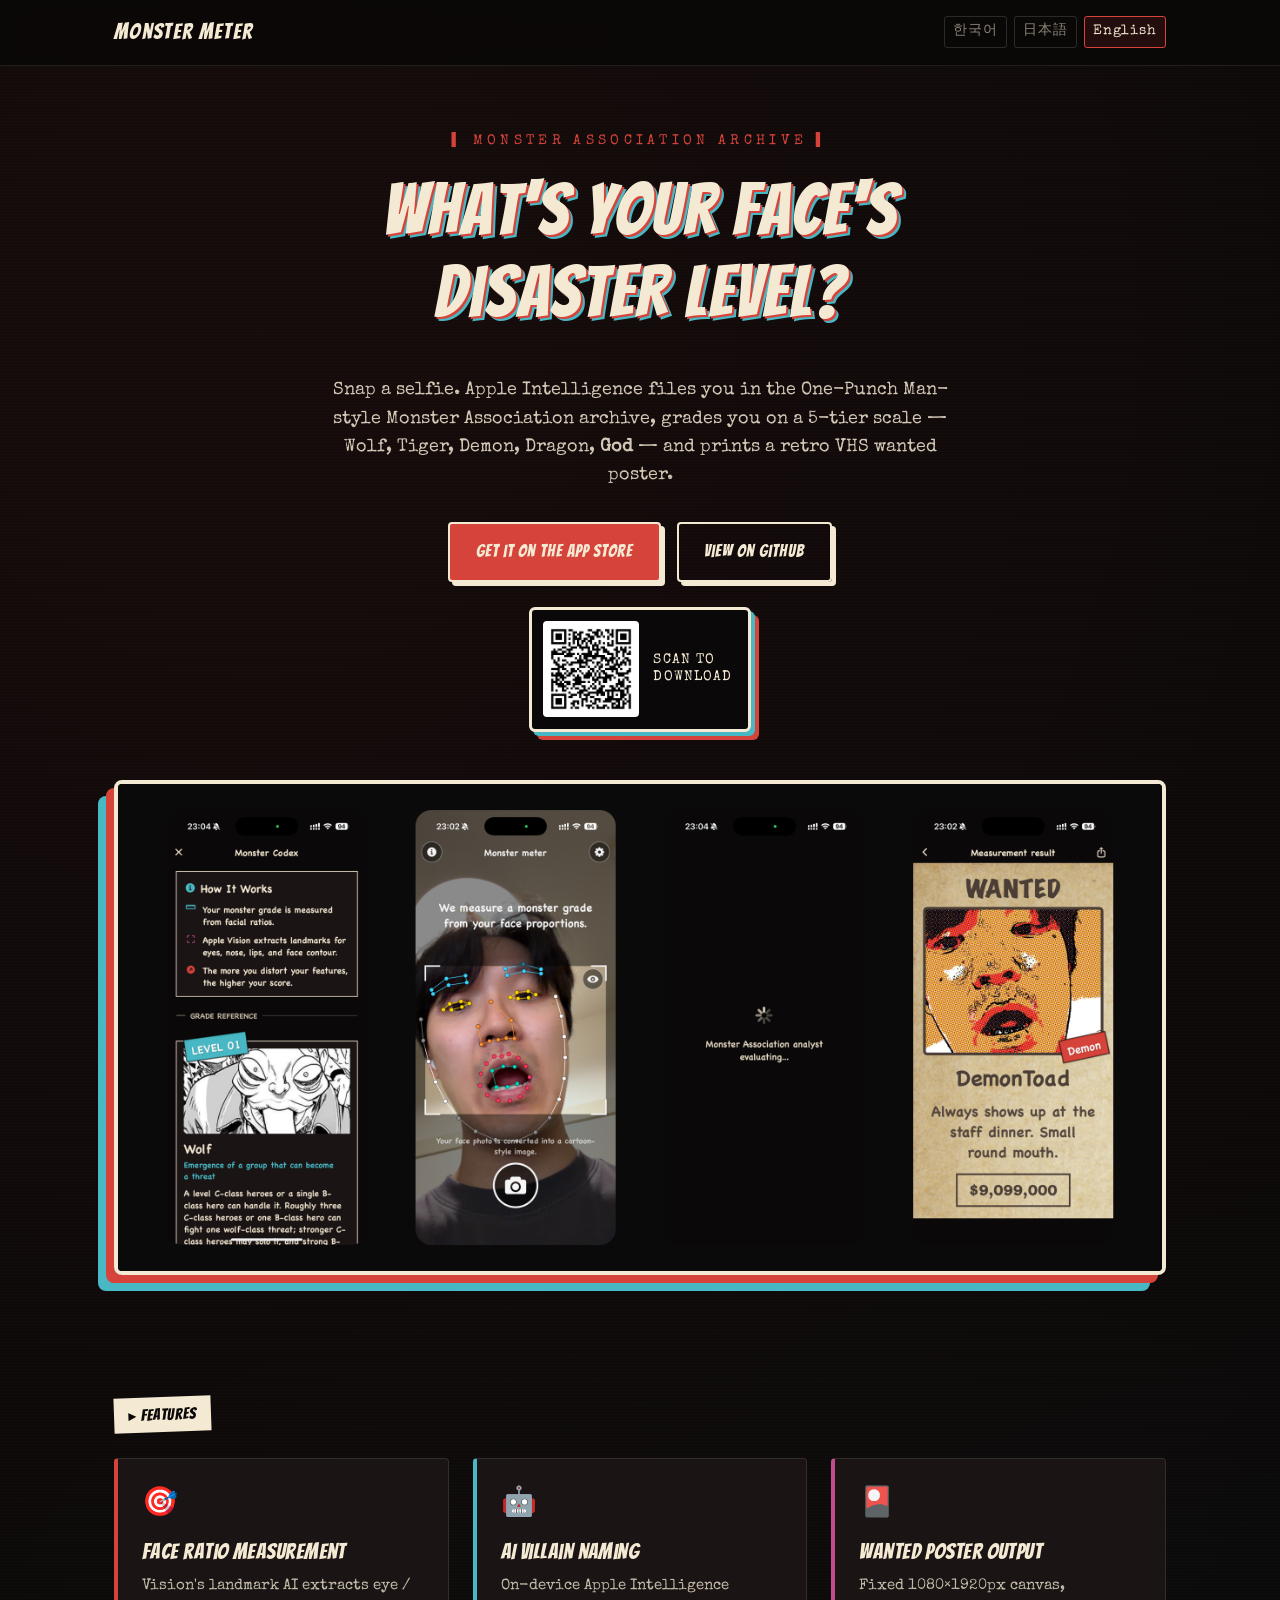
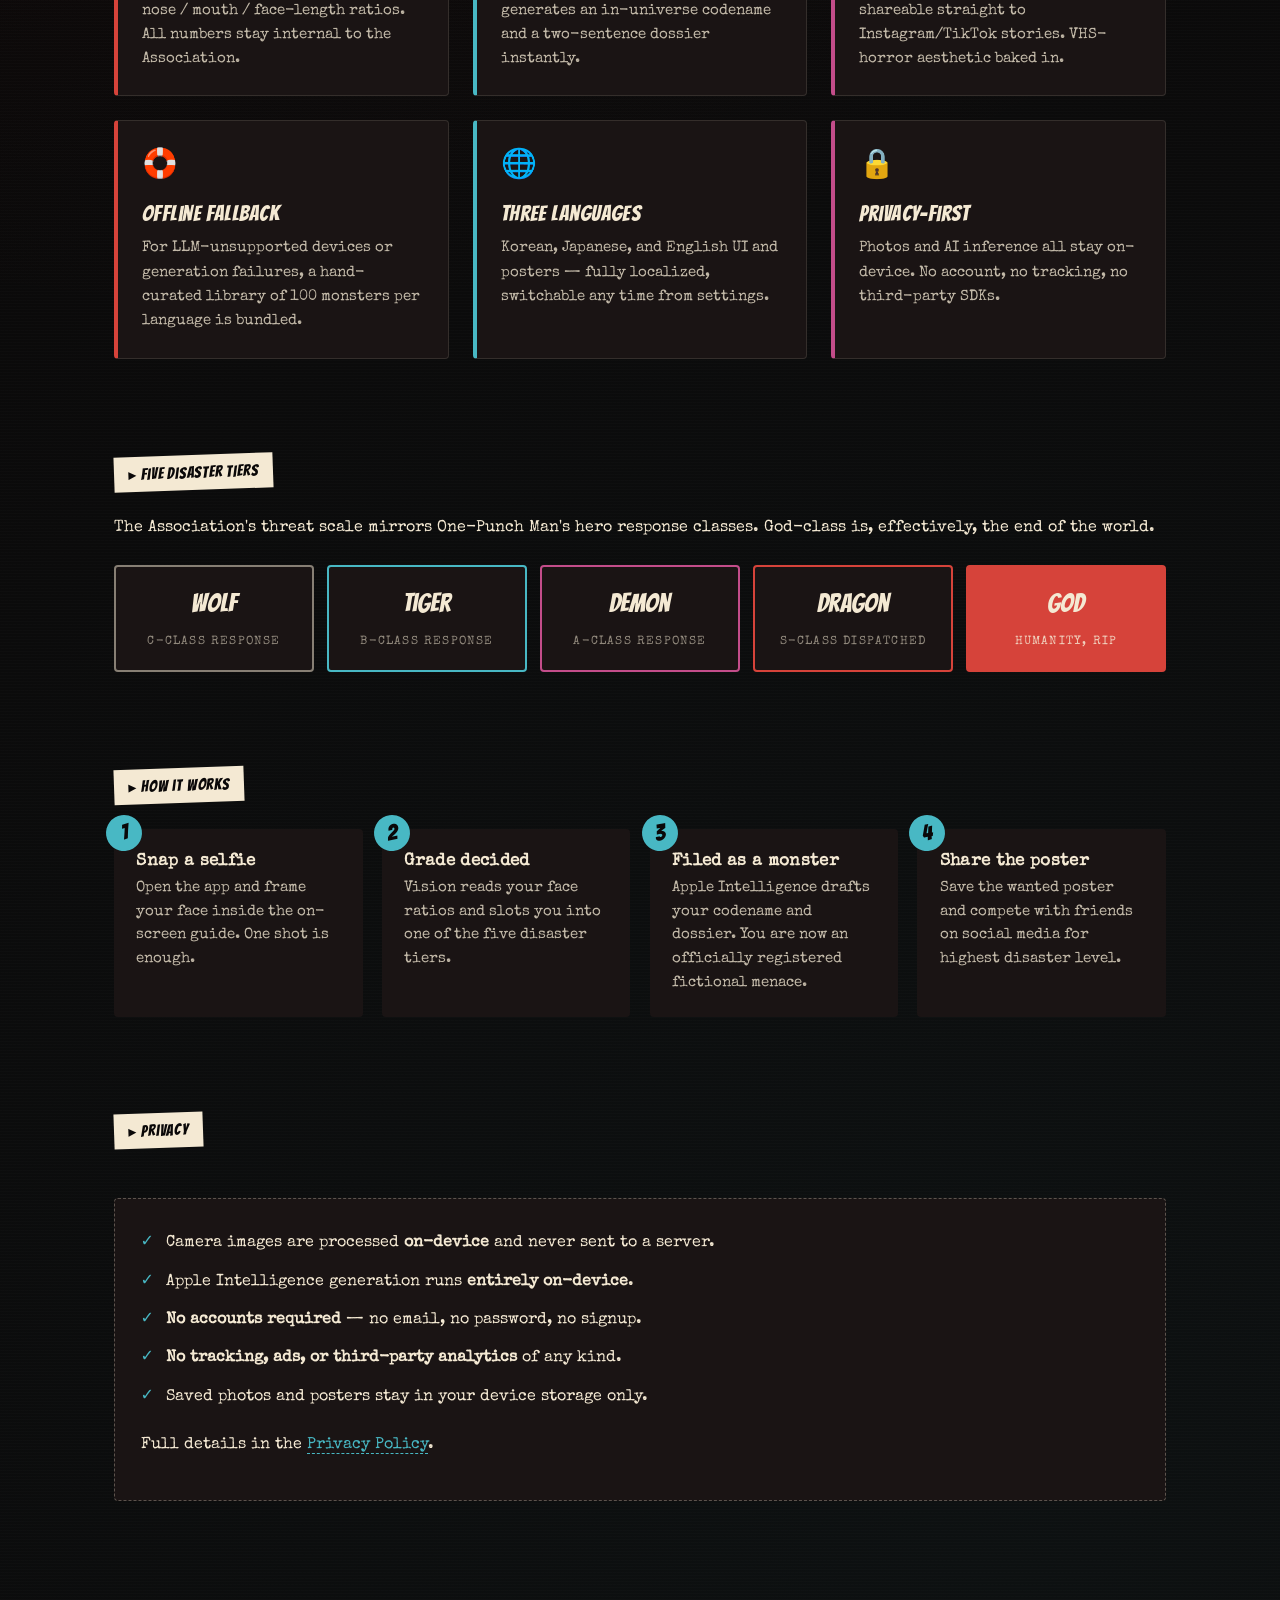
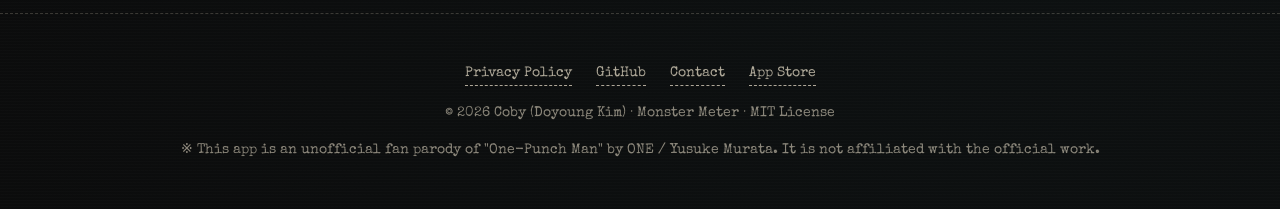
<file: docs/index.html>
<!doctype html>
<html lang="en">
<head>
<meta charset="utf-8" />
<title>Monster Meter / 怪人メーター / 괴인 측정기</title>
<meta name="viewport" content="width=device-width, initial-scale=1" />
<meta name="description" content="An iOS app that grades your face on a 5-tier disaster scale and issues a One-Punch Man-style wanted poster. Choose your language to enter the Monster Association archive." />
<meta property="og:title" content="Monster Meter / 怪人メーター / 괴인 측정기" />
<meta property="og:description" content="Snap a selfie. An on-device AI archivist files you as a fictional monster. Available in Korean, Japanese, English." />
<meta property="og:image" content="https://cobyapp.github.io/FaceReader/assets/hero-en.png" />
<meta property="og:url" content="https://cobyapp.github.io/FaceReader/" />
<meta name="twitter:card" content="summary_large_image" />
<link rel="alternate" hreflang="ko" href="https://cobyapp.github.io/FaceReader/ko/" />
<link rel="alternate" hreflang="ja" href="https://cobyapp.github.io/FaceReader/ja/" />
<link rel="alternate" hreflang="en" href="https://cobyapp.github.io/FaceReader/en/" />
<link rel="alternate" hreflang="x-default" href="https://cobyapp.github.io/FaceReader/" />
<link rel="preconnect" href="https://fonts.googleapis.com" />
<link rel="preconnect" href="https://fonts.gstatic.com" crossorigin />
<link href="https://fonts.googleapis.com/css2?family=Bangers&family=Special+Elite&family=Yusei+Magic&family=Jua&display=swap" rel="stylesheet" />
<link rel="stylesheet" href="assets/style.css" />
<script>
  // Auto-redirect to the closest supported locale based on the browser preferences.
  // Honors ?lang=xx override and a previous user choice (?stay or sessionStorage flag).
  (function () {
    var supported = ['ko', 'ja', 'en'];
    var params = new URLSearchParams(location.search);
    var override = params.get('lang');
    if (override && supported.indexOf(override) !== -1) {
      location.replace(override + '/');
      return;
    }
    if (params.get('stay') === '1' || sessionStorage.getItem('fr-stay') === '1') {
      sessionStorage.setItem('fr-stay', '1');
      return;
    }
    var langs = (navigator.languages && navigator.languages.length ? navigator.languages : [navigator.language || 'en']);
    for (var i = 0; i < langs.length; i++) {
      var code = (langs[i] || '').toLowerCase().split('-')[0];
      if (supported.indexOf(code) !== -1) {
        location.replace(code + '/');
        return;
      }
    }
    location.replace('en/');
  })();
</script>
</head>
<body>

<nav class="nav">
  <div class="nav-inner">
    <a class="nav-brand" href="./">Monster Meter</a>
    <div class="lang-switch">
      <a href="ko/">한국어</a>
      <a href="ja/">日本語</a>
      <a href="en/">English</a>
    </div>
  </div>
</nav>

<header class="hero">
  <div class="tagline">▌ MONSTER ASSOCIATION ARCHIVE ▌</div>
  <h1>괴인 측정기<br/>怪人メーター<br/>Monster Meter</h1>
  <p class="lead">
    Choose your language to enter the archive.<br/>
    언어를 선택해 주세요 · 言語をお選びください.
  </p>
  <div class="cta-row">
    <a class="btn" href="ko/">한국어</a>
    <a class="btn" href="ja/">日本語</a>
    <a class="btn" href="en/">English</a>
  </div>
  <p style="margin-top:2rem;font-family:var(--font-mono);font-size:0.8rem;color:rgba(244,233,211,0.4);">
    Auto-detecting your locale… &nbsp;·&nbsp; <a href="?stay=1" style="color:inherit;">stay on this page</a>
  </p>
</header>

<footer class="footer">
  <div class="footer-links">
    <a href="ko/privacy.html">개인정보처리방침</a>
    <a href="ja/privacy.html">プライバシーポリシー</a>
    <a href="en/privacy.html">Privacy Policy</a>
    <a href="https://github.com/CobyApp/FaceReader" target="_blank" rel="noopener">GitHub</a>
    <a href="https://apps.apple.com/app/%EA%B4%B4%EC%9D%B8-%EC%B8%A1%EC%A0%95%EA%B8%B0/id1642236144" target="_blank" rel="noopener">App Store</a>
  </div>
  <p>© 2026 Coby (김도영) · Monster Meter · MIT License</p>
</footer>

</body>
</html>
</file>
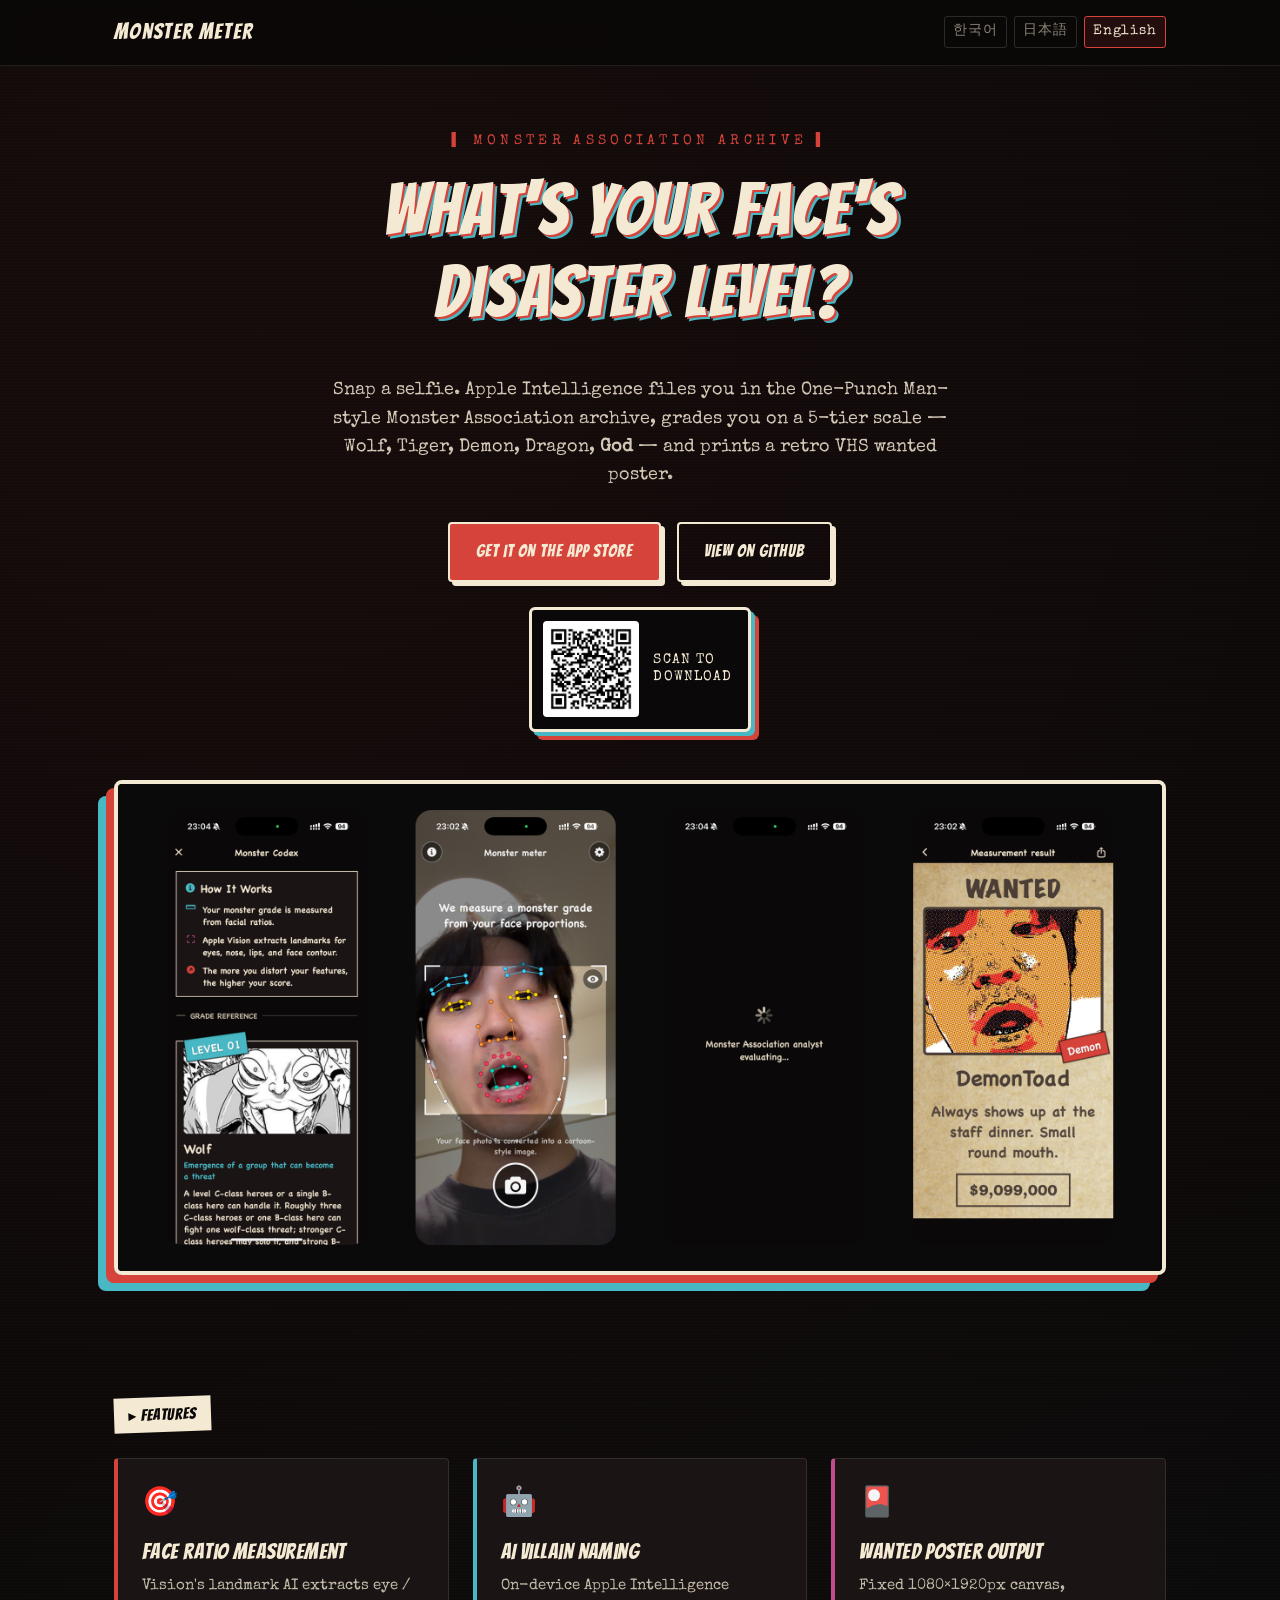
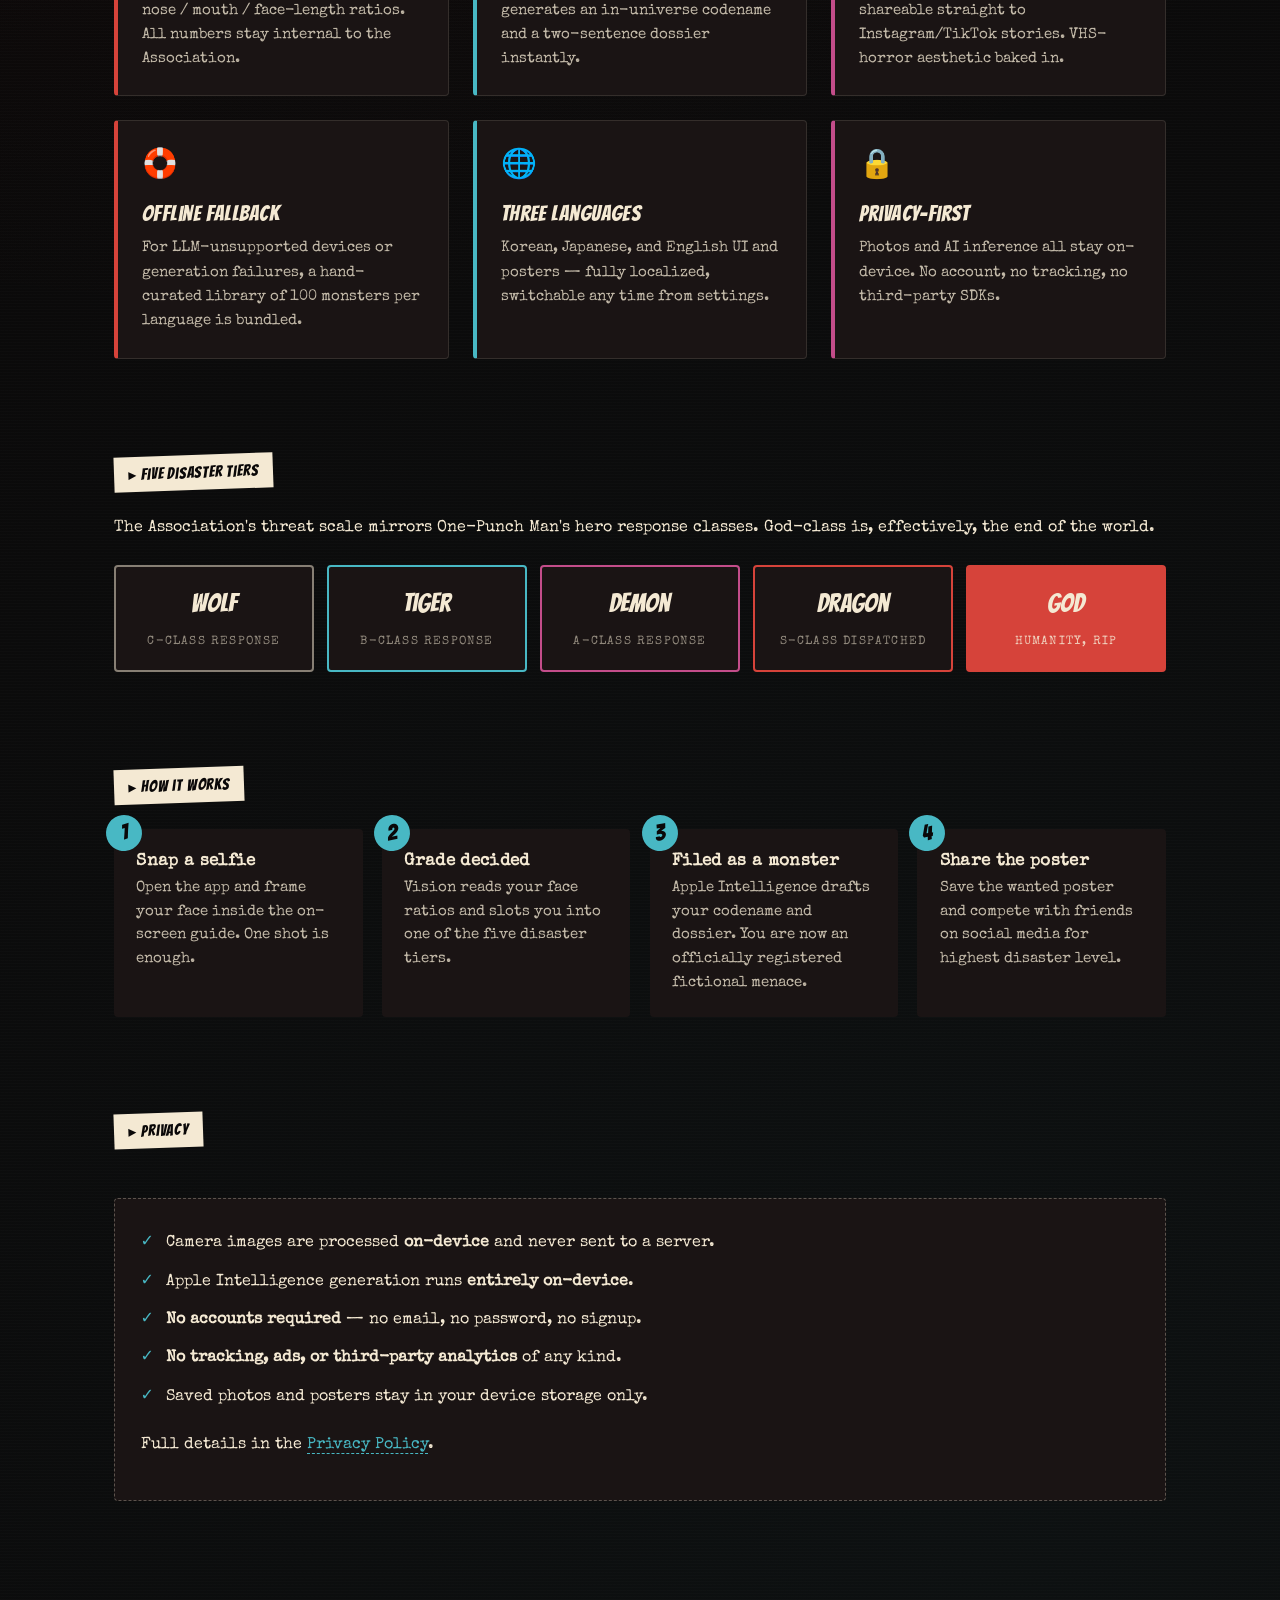
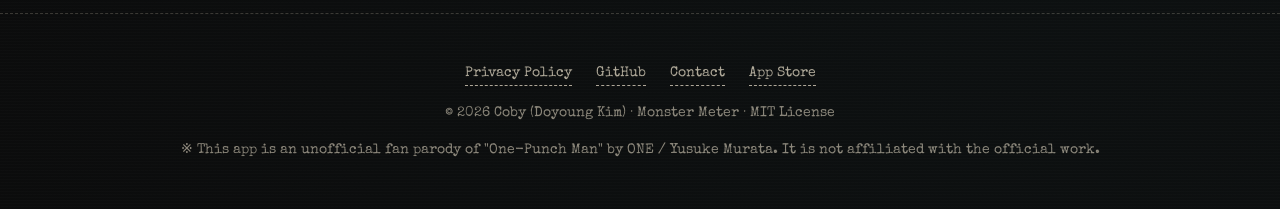
<file: docs/en/index.html>
<!doctype html>
<html lang="en">
<head>
<meta charset="utf-8" />
<title>Monster Meter — What's your face's disaster level?</title>
<meta name="viewport" content="width=device-width, initial-scale=1" />
<meta name="description" content="A One-Punch Man inspired iOS app. An on-device AI 'Monster Association' archivist measures your face and issues a fictional wanted poster — for laughs." />
<meta property="og:title" content="Monster Meter — What's your face's disaster level?" />
<meta property="og:description" content="Snap a selfie. An AI grades your face on a 5-tier disaster scale (Wolf / Tiger / Demon / Dragon / God) and ships a retro VHS wanted poster. Fully on-device." />
<meta property="og:image" content="https://cobyapp.github.io/FaceReader/assets/hero-en.png" />
<meta property="og:url" content="https://cobyapp.github.io/FaceReader/en/" />
<meta name="twitter:card" content="summary_large_image" />
<link rel="alternate" hreflang="ja" href="https://cobyapp.github.io/FaceReader/ja/" />
<link rel="alternate" hreflang="ko" href="https://cobyapp.github.io/FaceReader/ko/" />
<link rel="alternate" hreflang="en" href="https://cobyapp.github.io/FaceReader/en/" />
<link rel="alternate" hreflang="x-default" href="https://cobyapp.github.io/FaceReader/" />
<link rel="preconnect" href="https://fonts.googleapis.com" />
<link rel="preconnect" href="https://fonts.gstatic.com" crossorigin />
<link href="https://fonts.googleapis.com/css2?family=Bangers&family=Special+Elite&display=swap" rel="stylesheet" />
<link rel="stylesheet" href="../assets/style.css" />
</head>
<body>

<nav class="nav">
  <div class="nav-inner">
    <a class="nav-brand" href="./">Monster Meter</a>
    <div class="lang-switch">
      <a href="../ko/">한국어</a>
      <a href="../ja/">日本語</a>
      <a class="active" href="./">English</a>
    </div>
  </div>
</nav>

<header class="hero">
  <div class="tagline">▌ MONSTER ASSOCIATION ARCHIVE ▌</div>
  <h1>What's your face's<br/>disaster level?</h1>
  <p class="lead">
    Snap a selfie. Apple Intelligence files you in the One-Punch Man-style Monster Association archive,
    grades you on a 5-tier scale — Wolf, Tiger, Demon, Dragon, <strong>God</strong> — and prints a retro VHS wanted poster.
  </p>
  <div class="cta-row">
    <a class="btn" href="https://apps.apple.com/app/%EA%B4%B4%EC%9D%B8-%EC%B8%A1%EC%A0%95%EA%B8%B0/id1642236144" target="_blank" rel="noopener">Get it on the App Store</a>
    <a class="btn secondary" href="https://github.com/CobyApp/FaceReader" target="_blank" rel="noopener">View on GitHub</a>
  </div>
  <a class="qr-block" href="https://apps.apple.com/app/%EA%B4%B4%EC%9D%B8-%EC%B8%A1%EC%A0%95%EA%B8%B0/id1642236144" target="_blank" rel="noopener" aria-label="App Store QR code - scan to download">
    <img class="qr" src="../assets/appstore-qr.png" alt="App Store QR code" width="148" height="148" />
    <span class="qr-caption">Scan to<br/>download</span>
  </a>
</header>

<div class="banner">
  <img src="../assets/hero-en.png" alt="Monster Meter screenshots" />
</div>

<section id="features">
  <span class="section-title">▸ Features</span>
  <div class="features">
    <div class="feature">
      <span class="feature-icon">🎯</span>
      <h3>Face ratio measurement</h3>
      <p>Vision's landmark AI extracts eye / nose / mouth / face-length ratios. All numbers stay internal to the Association.</p>
    </div>
    <div class="feature">
      <span class="feature-icon">🤖</span>
      <h3>AI villain naming</h3>
      <p>On-device Apple Intelligence generates an in-universe codename and a two-sentence dossier instantly.</p>
    </div>
    <div class="feature">
      <span class="feature-icon">🎴</span>
      <h3>Wanted poster output</h3>
      <p>Fixed 1080×1920px canvas, shareable straight to Instagram/TikTok stories. VHS-horror aesthetic baked in.</p>
    </div>
    <div class="feature">
      <span class="feature-icon">🛟</span>
      <h3>Offline fallback</h3>
      <p>For LLM-unsupported devices or generation failures, a hand-curated library of 100 monsters per language is bundled.</p>
    </div>
    <div class="feature">
      <span class="feature-icon">🌐</span>
      <h3>Three languages</h3>
      <p>Korean, Japanese, and English UI and posters — fully localized, switchable any time from settings.</p>
    </div>
    <div class="feature">
      <span class="feature-icon">🔒</span>
      <h3>Privacy-first</h3>
      <p>Photos and AI inference all stay on-device. No account, no tracking, no third-party SDKs.</p>
    </div>
  </div>
</section>

<section id="tiers">
  <span class="section-title">▸ Five Disaster Tiers</span>
  <p>The Association's threat scale mirrors One-Punch Man's hero response classes. God-class is, effectively, the end of the world.</p>
  <div class="tiers">
    <div class="tier t0"><span class="name">Wolf</span><span class="sub">C-class response</span></div>
    <div class="tier t1"><span class="name">Tiger</span><span class="sub">B-class response</span></div>
    <div class="tier t2"><span class="name">Demon</span><span class="sub">A-class response</span></div>
    <div class="tier t3"><span class="name">Dragon</span><span class="sub">S-class dispatched</span></div>
    <div class="tier t4"><span class="name">God</span><span class="sub">Humanity, RIP</span></div>
  </div>
</section>

<section id="howitworks">
  <span class="section-title">▸ How it works</span>
  <div class="steps">
    <div class="step">
      <span class="num">1</span>
      <h3>Snap a selfie</h3>
      <p>Open the app and frame your face inside the on-screen guide. One shot is enough.</p>
    </div>
    <div class="step">
      <span class="num">2</span>
      <h3>Grade decided</h3>
      <p>Vision reads your face ratios and slots you into one of the five disaster tiers.</p>
    </div>
    <div class="step">
      <span class="num">3</span>
      <h3>Filed as a monster</h3>
      <p>Apple Intelligence drafts your codename and dossier. You are now an officially registered fictional menace.</p>
    </div>
    <div class="step">
      <span class="num">4</span>
      <h3>Share the poster</h3>
      <p>Save the wanted poster and compete with friends on social media for highest disaster level.</p>
    </div>
  </div>
</section>

<section id="privacy">
  <span class="section-title">▸ Privacy</span>
  <div class="privacy-summary">
    <ul>
      <li>Camera images are processed <strong>on-device</strong> and never sent to a server.</li>
      <li>Apple Intelligence generation runs <strong>entirely on-device</strong>.</li>
      <li><strong>No accounts required</strong> — no email, no password, no signup.</li>
      <li><strong>No tracking, ads, or third-party analytics</strong> of any kind.</li>
      <li>Saved photos and posters stay in your device storage only.</li>
    </ul>
    <p>Full details in the <a href="privacy.html">Privacy Policy</a>.</p>
  </div>
</section>

<footer class="footer">
  <div class="footer-links">
    <a href="privacy.html">Privacy Policy</a>
    <a href="https://github.com/CobyApp/FaceReader" target="_blank" rel="noopener">GitHub</a>
    <a href="mailto:coby5502@gmail.com">Contact</a>
    <a href="https://apps.apple.com/app/%EA%B4%B4%EC%9D%B8-%EC%B8%A1%EC%A0%95%EA%B8%B0/id1642236144" target="_blank" rel="noopener">App Store</a>
  </div>
  <p>© 2026 Coby (Doyoung Kim) · Monster Meter · MIT License</p>
  <p>※ This app is an unofficial fan parody of "One-Punch Man" by ONE / Yusuke Murata. It is not affiliated with the official work.</p>
</footer>

</body>
</html>
</file>
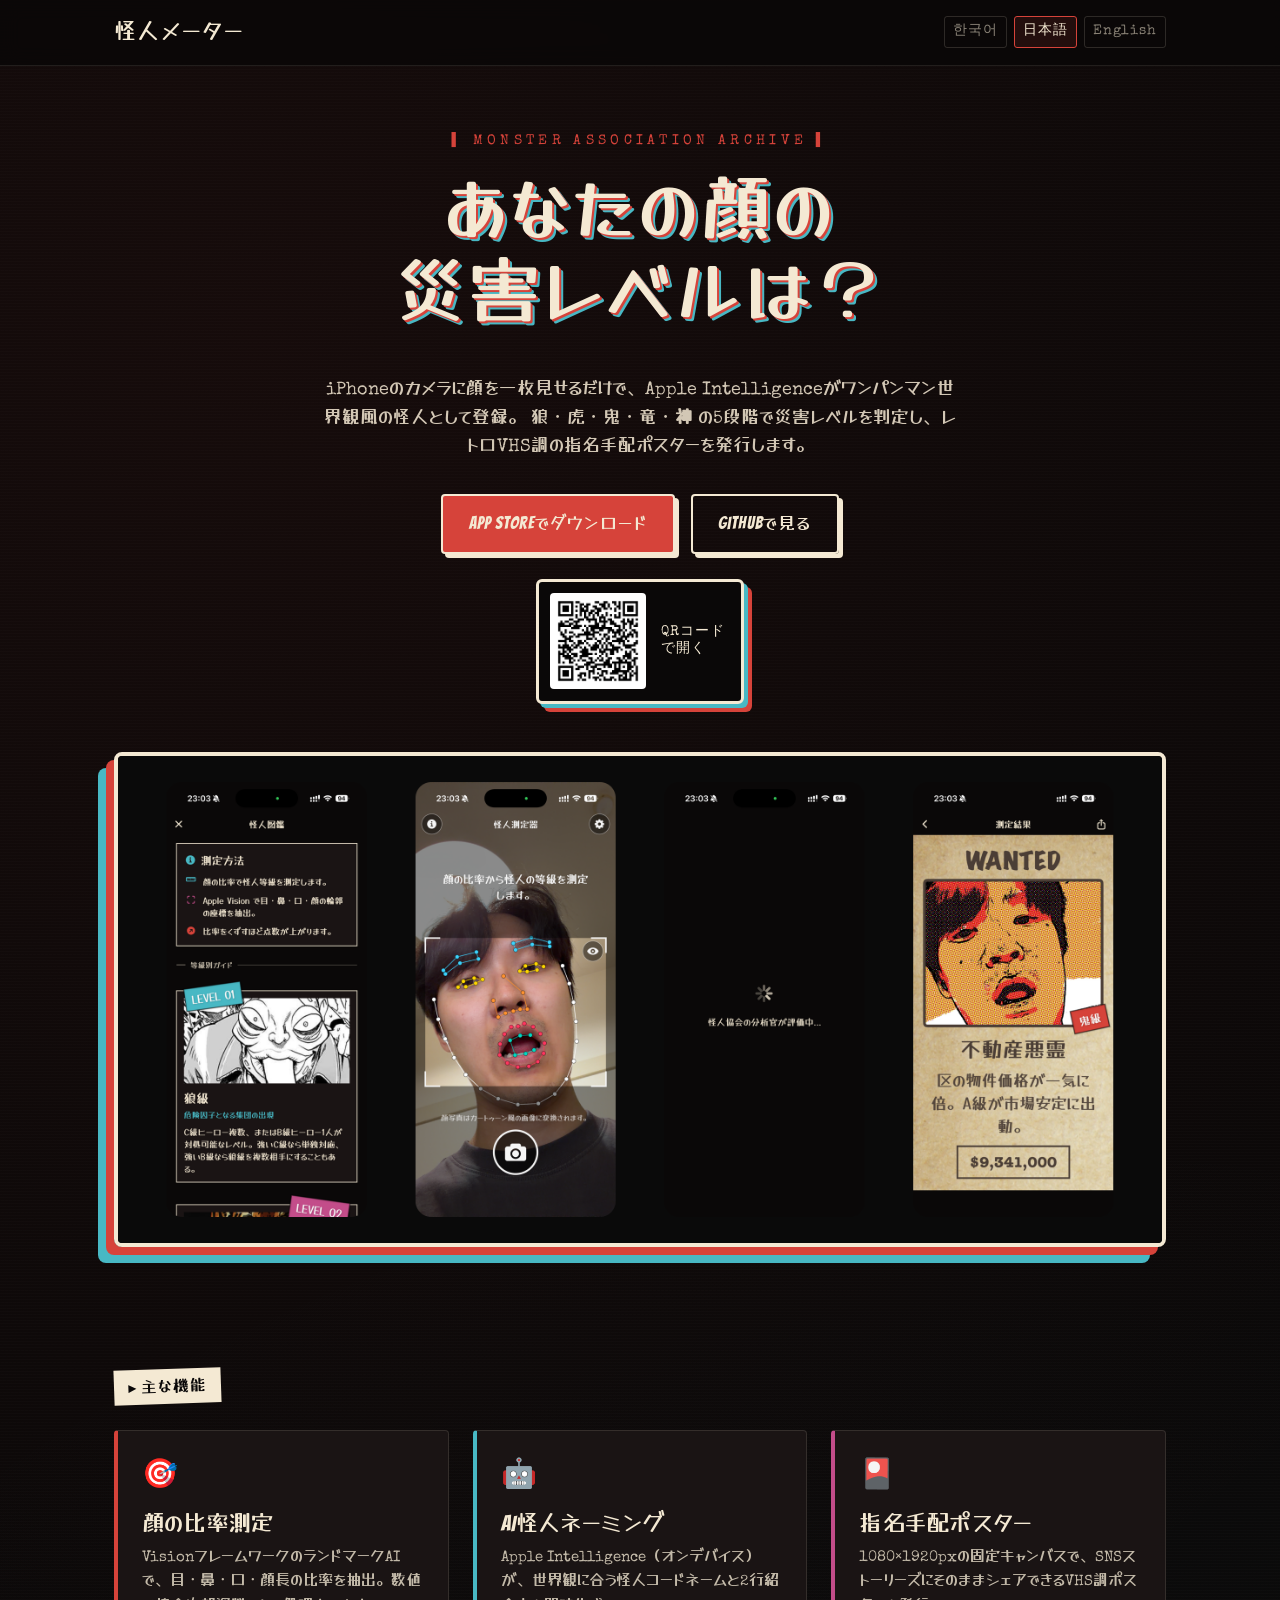
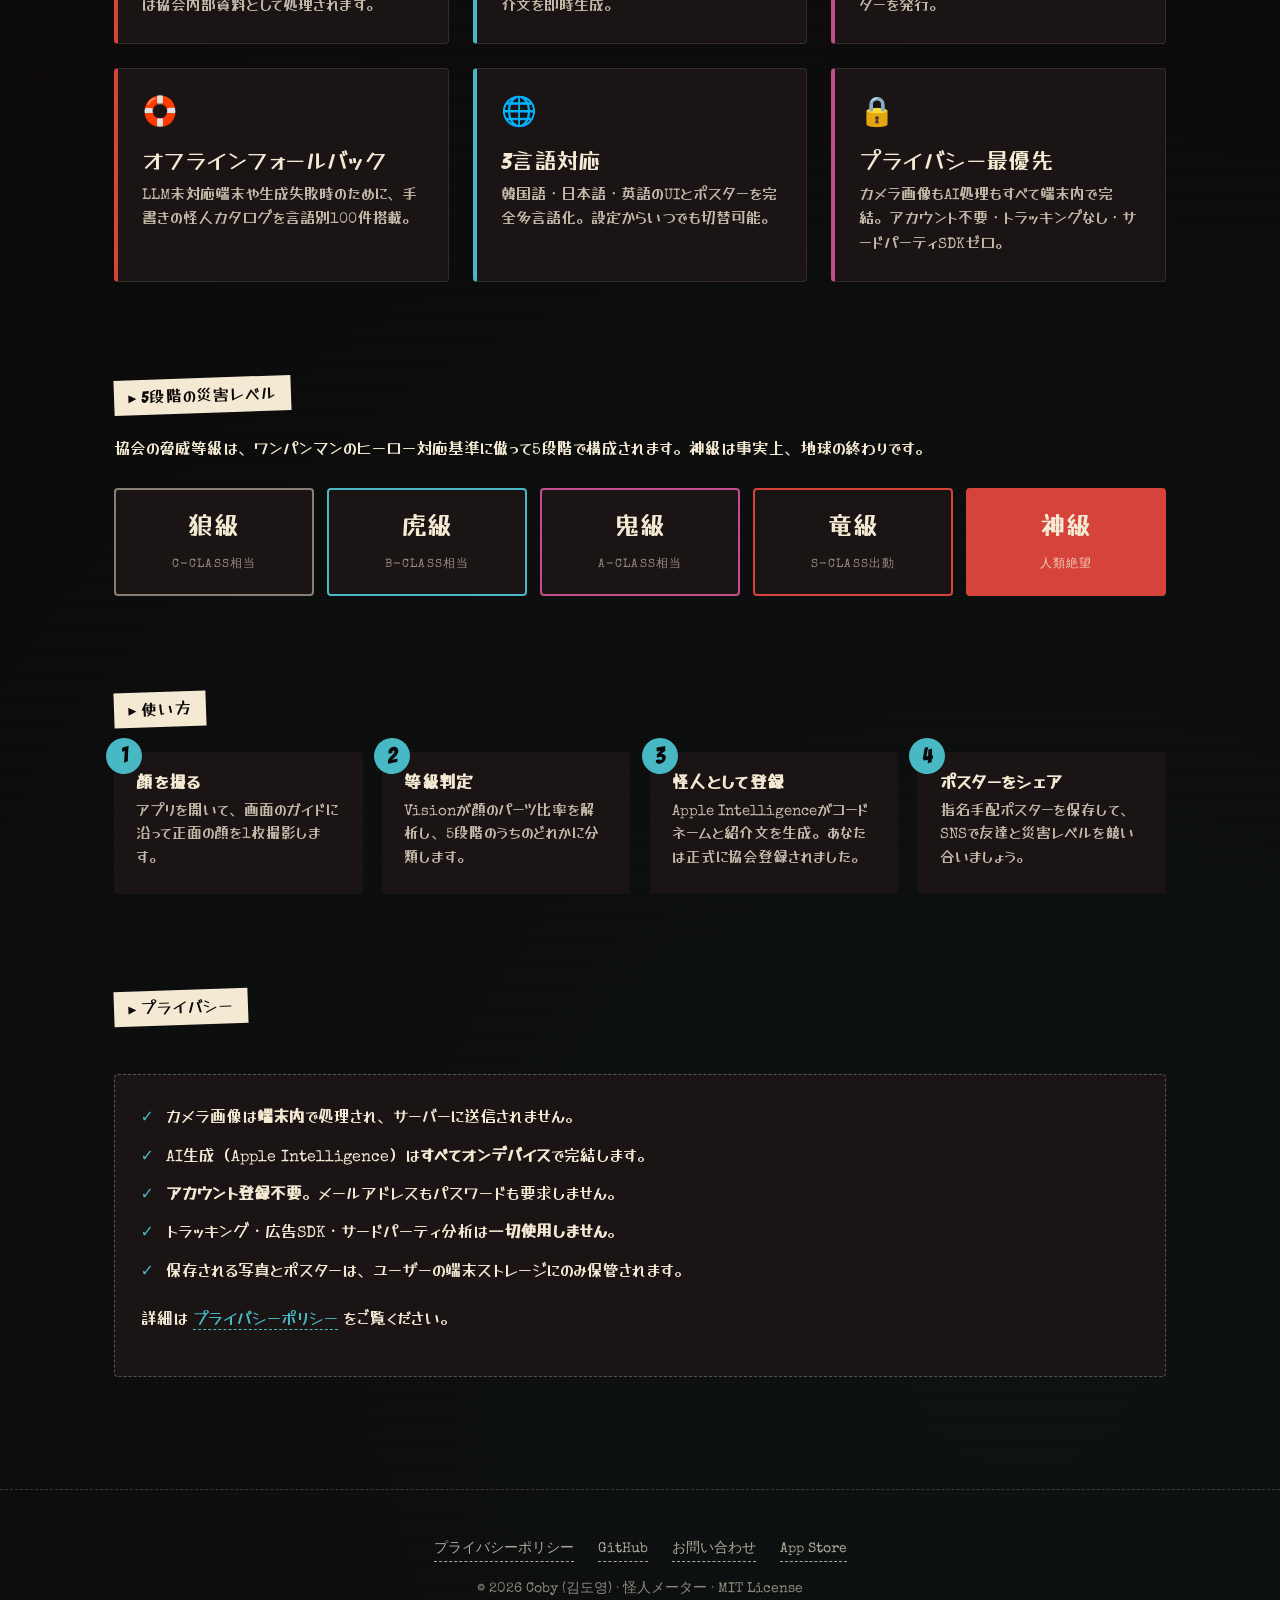
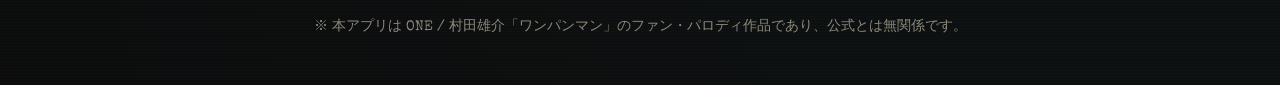
<file: docs/ja/index.html>
<!doctype html>
<html lang="ja">
<head>
<meta charset="utf-8" />
<title>怪人メーター — あなたの顔の災害レベルは？</title>
<meta name="viewport" content="width=device-width, initial-scale=1" />
<meta name="description" content="ワンパンマン世界観の怪人協会風アーキビストAIが、iPhoneのカメラ一枚であなたを怪人として登録。指名手配ポスターを発行する半分ジョーク・半分マジなiOSアプリ。" />
<meta property="og:title" content="怪人メーター — あなたの顔の災害レベルは？" />
<meta property="og:description" content="顔を撮ってあなたの災害レベル（狼／虎／鬼／竜／神）を判定し、指名手配ポスターを生成。すべて端末内で完結。" />
<meta property="og:image" content="https://cobyapp.github.io/FaceReader/assets/hero-ja.png" />
<meta property="og:url" content="https://cobyapp.github.io/FaceReader/ja/" />
<meta name="twitter:card" content="summary_large_image" />
<link rel="alternate" hreflang="ja" href="https://cobyapp.github.io/FaceReader/ja/" />
<link rel="alternate" hreflang="ko" href="https://cobyapp.github.io/FaceReader/ko/" />
<link rel="alternate" hreflang="en" href="https://cobyapp.github.io/FaceReader/en/" />
<link rel="alternate" hreflang="x-default" href="https://cobyapp.github.io/FaceReader/" />
<link rel="preconnect" href="https://fonts.googleapis.com" />
<link rel="preconnect" href="https://fonts.gstatic.com" crossorigin />
<link href="https://fonts.googleapis.com/css2?family=Bangers&family=Special+Elite&family=Yusei+Magic&display=swap" rel="stylesheet" />
<link rel="stylesheet" href="../assets/style.css" />
</head>
<body>

<nav class="nav">
  <div class="nav-inner">
    <a class="nav-brand" href="./">怪人メーター</a>
    <div class="lang-switch">
      <a href="../ko/">한국어</a>
      <a class="active" href="./">日本語</a>
      <a href="../en/">English</a>
    </div>
  </div>
</nav>

<header class="hero">
  <div class="tagline">▌ MONSTER ASSOCIATION ARCHIVE ▌</div>
  <h1>あなたの顔の<br/>災害レベルは？</h1>
  <p class="lead">
    iPhoneのカメラに顔を一枚見せるだけで、Apple Intelligenceがワンパンマン世界観風の怪人として登録。
    狼・虎・鬼・竜・<strong>神</strong> の5段階で災害レベルを判定し、レトロVHS調の指名手配ポスターを発行します。
  </p>
  <div class="cta-row">
    <a class="btn" href="https://apps.apple.com/app/%EA%B4%B4%EC%9D%B8-%EC%B8%A1%EC%A0%95%EA%B8%B0/id1642236144" target="_blank" rel="noopener">App Storeでダウンロード</a>
    <a class="btn secondary" href="https://github.com/CobyApp/FaceReader" target="_blank" rel="noopener">GitHubで見る</a>
  </div>
  <a class="qr-block" href="https://apps.apple.com/app/%EA%B4%B4%EC%9D%B8-%EC%B8%A1%EC%A0%95%EA%B8%B0/id1642236144" target="_blank" rel="noopener" aria-label="App Store QRコード - スキャンして開く">
    <img class="qr" src="../assets/appstore-qr.png" alt="App Store QRコード" width="148" height="148" />
    <span class="qr-caption">QRコード<br/>で開く</span>
  </a>
</header>

<div class="banner">
  <img src="../assets/hero-ja.png" alt="怪人メーターのスクリーンショット" />
</div>

<section id="features">
  <span class="section-title">▸ 主な機能</span>
  <div class="features">
    <div class="feature">
      <span class="feature-icon">🎯</span>
      <h3>顔の比率測定</h3>
      <p>VisionフレームワークのランドマークAIで、目・鼻・口・顔長の比率を抽出。数値は協会内部資料として処理されます。</p>
    </div>
    <div class="feature">
      <span class="feature-icon">🤖</span>
      <h3>AI怪人ネーミング</h3>
      <p>Apple Intelligence（オンデバイス）が、世界観に合う怪人コードネームと2行紹介文を即時生成。</p>
    </div>
    <div class="feature">
      <span class="feature-icon">🎴</span>
      <h3>指名手配ポスター</h3>
      <p>1080×1920pxの固定キャンバスで、SNSストーリーズにそのままシェアできるVHS調ポスターを発行。</p>
    </div>
    <div class="feature">
      <span class="feature-icon">🛟</span>
      <h3>オフラインフォールバック</h3>
      <p>LLM未対応端末や生成失敗時のために、手書きの怪人カタログを言語別100件搭載。</p>
    </div>
    <div class="feature">
      <span class="feature-icon">🌐</span>
      <h3>3言語対応</h3>
      <p>韓国語・日本語・英語のUIとポスターを完全多言語化。設定からいつでも切替可能。</p>
    </div>
    <div class="feature">
      <span class="feature-icon">🔒</span>
      <h3>プライバシー最優先</h3>
      <p>カメラ画像もAI処理もすべて端末内で完結。アカウント不要・トラッキングなし・サードパーティSDKゼロ。</p>
    </div>
  </div>
</section>

<section id="tiers">
  <span class="section-title">▸ 5段階の災害レベル</span>
  <p>協会の脅威等級は、ワンパンマンのヒーロー対応基準に倣って5段階で構成されます。神級は事実上、地球の終わりです。</p>
  <div class="tiers">
    <div class="tier t0"><span class="name">狼級</span><span class="sub">C-class相当</span></div>
    <div class="tier t1"><span class="name">虎級</span><span class="sub">B-class相当</span></div>
    <div class="tier t2"><span class="name">鬼級</span><span class="sub">A-class相当</span></div>
    <div class="tier t3"><span class="name">竜級</span><span class="sub">S-class出動</span></div>
    <div class="tier t4"><span class="name">神級</span><span class="sub">人類絶望</span></div>
  </div>
</section>

<section id="howitworks">
  <span class="section-title">▸ 使い方</span>
  <div class="steps">
    <div class="step">
      <span class="num">1</span>
      <h3>顔を撮る</h3>
      <p>アプリを開いて、画面のガイドに沿って正面の顔を1枚撮影します。</p>
    </div>
    <div class="step">
      <span class="num">2</span>
      <h3>等級判定</h3>
      <p>Visionが顔のパーツ比率を解析し、5段階のうちのどれかに分類します。</p>
    </div>
    <div class="step">
      <span class="num">3</span>
      <h3>怪人として登録</h3>
      <p>Apple Intelligenceがコードネームと紹介文を生成。あなたは正式に協会登録されました。</p>
    </div>
    <div class="step">
      <span class="num">4</span>
      <h3>ポスターをシェア</h3>
      <p>指名手配ポスターを保存して、SNSで友達と災害レベルを競い合いましょう。</p>
    </div>
  </div>
</section>

<section id="privacy">
  <span class="section-title">▸ プライバシー</span>
  <div class="privacy-summary">
    <ul>
      <li>カメラ画像は<strong>端末内</strong>で処理され、サーバーに送信されません。</li>
      <li>AI生成（Apple Intelligence）は<strong>すべてオンデバイス</strong>で完結します。</li>
      <li><strong>アカウント登録不要</strong>。メールアドレスもパスワードも要求しません。</li>
      <li>トラッキング・広告SDK・サードパーティ分析は<strong>一切使用しません</strong>。</li>
      <li>保存される写真とポスターは、ユーザーの端末ストレージにのみ保管されます。</li>
    </ul>
    <p>詳細は <a href="privacy.html">プライバシーポリシー</a> をご覧ください。</p>
  </div>
</section>

<footer class="footer">
  <div class="footer-links">
    <a href="privacy.html">プライバシーポリシー</a>
    <a href="https://github.com/CobyApp/FaceReader" target="_blank" rel="noopener">GitHub</a>
    <a href="mailto:coby5502@gmail.com">お問い合わせ</a>
    <a href="https://apps.apple.com/app/%EA%B4%B4%EC%9D%B8-%EC%B8%A1%EC%A0%95%EA%B8%B0/id1642236144" target="_blank" rel="noopener">App Store</a>
  </div>
  <p>© 2026 Coby (김도영) · 怪人メーター · MIT License</p>
  <p>※ 本アプリは ONE / 村田雄介「ワンパンマン」のファン・パロディ作品であり、公式とは無関係です。</p>
</footer>

</body>
</html>
</file>
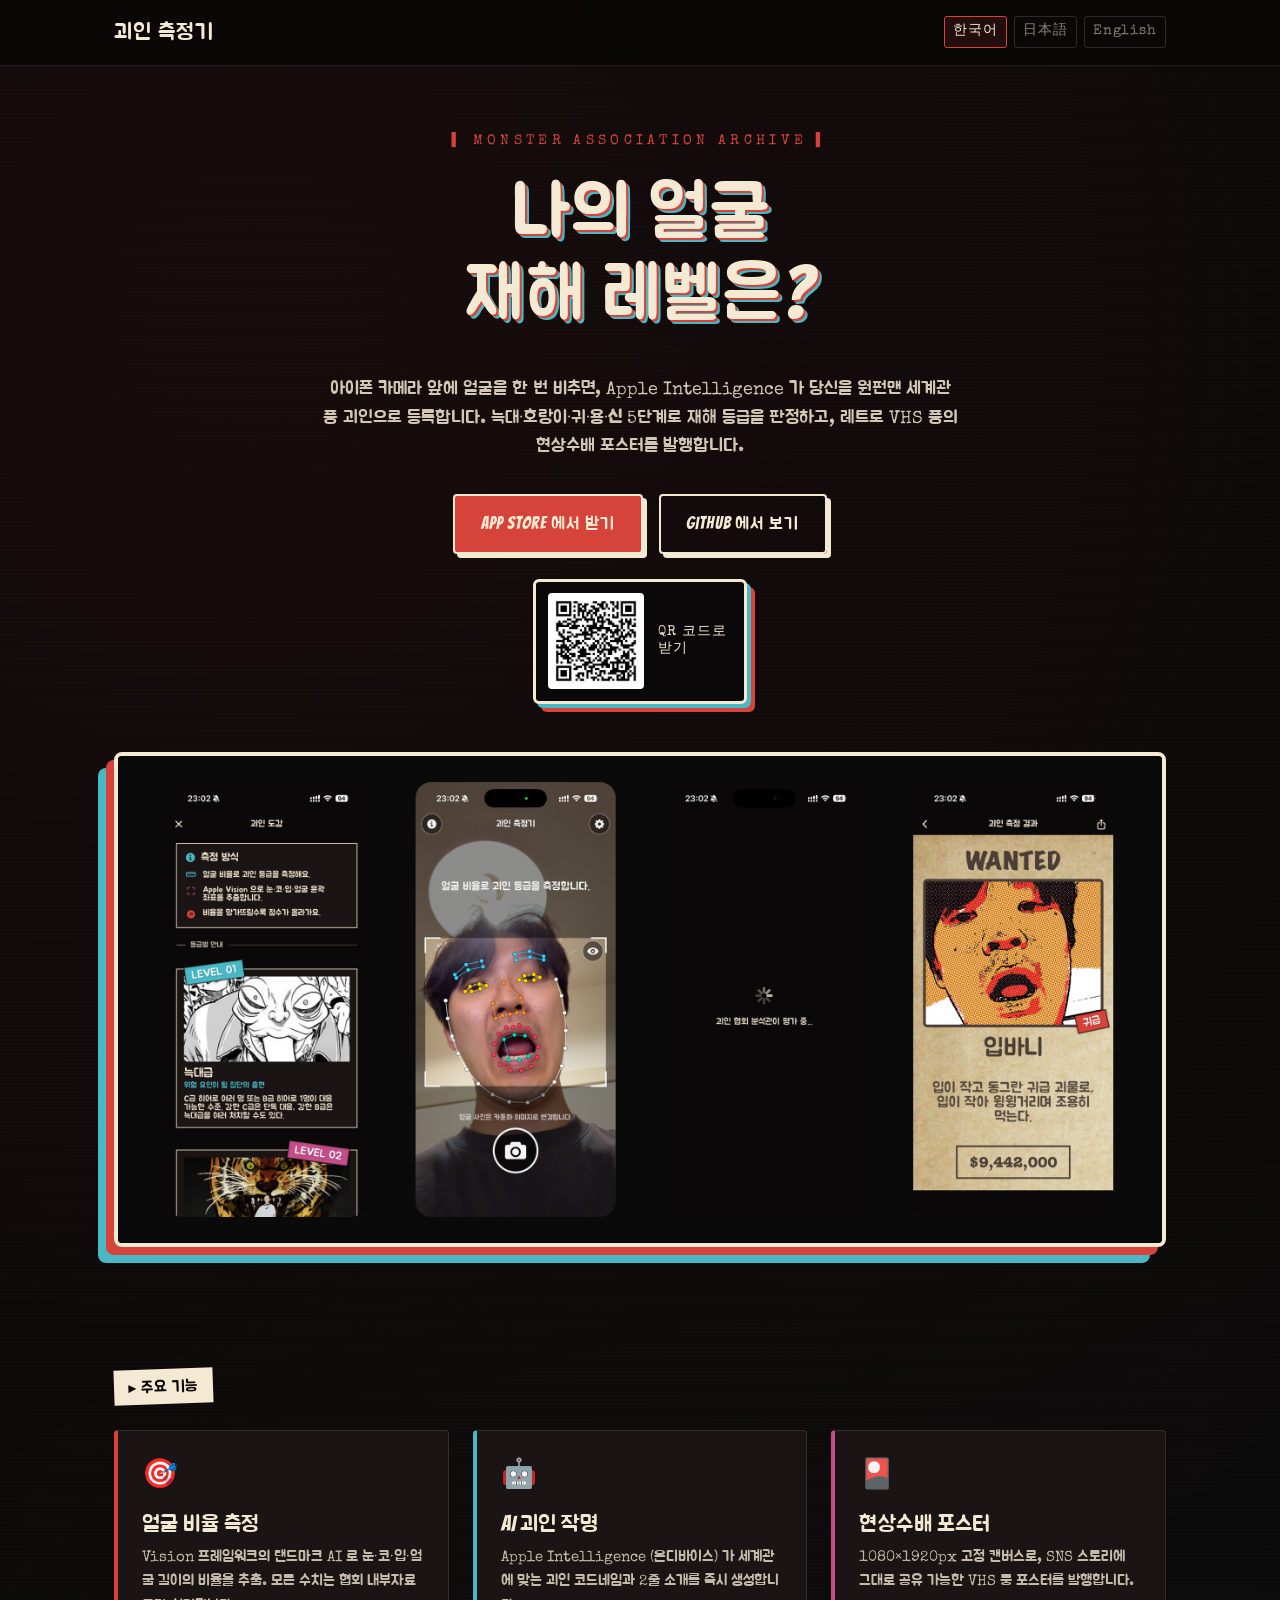
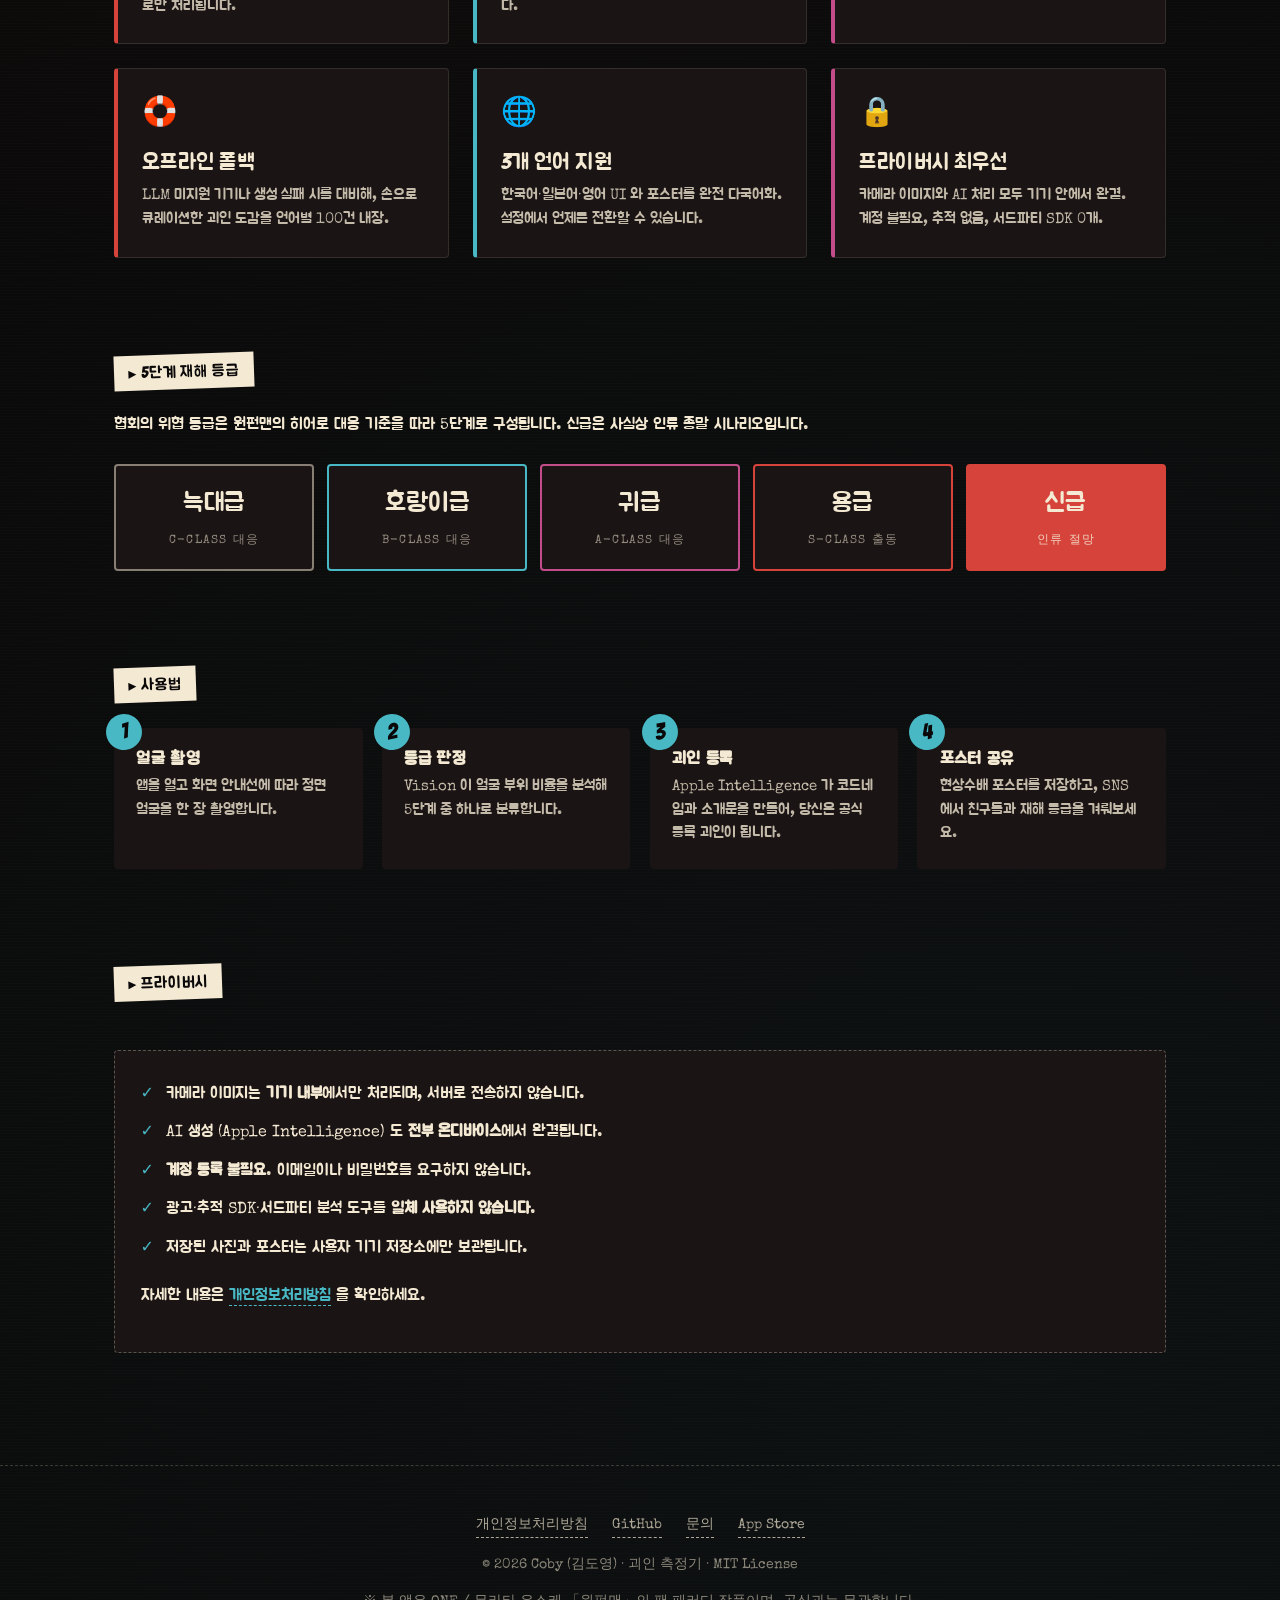
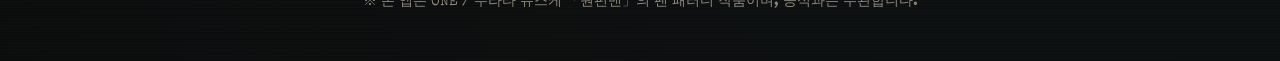
<file: docs/ko/index.html>
<!doctype html>
<html lang="ko">
<head>
<meta charset="utf-8" />
<title>괴인 측정기 — 나의 얼굴 재해 레벨은?</title>
<meta name="viewport" content="width=device-width, initial-scale=1" />
<meta name="description" content="원펀맨 세계관의 괴인협회 풍 아키비스트 AI가 아이폰 카메라 한 장으로 당신을 괴인으로 등록. 재해 등급에 맞춘 현상수배 포스터를 발행하는 반쯤 농담 반쯤 진지한 iOS 앱." />
<meta property="og:title" content="괴인 측정기 — 나의 얼굴 재해 레벨은?" />
<meta property="og:description" content="얼굴을 찍어 재해 레벨(늑대/호랑이/귀/용/신)을 판정하고 현상수배 포스터를 생성. 모든 처리가 기기 안에서 완결." />
<meta property="og:image" content="https://cobyapp.github.io/FaceReader/assets/hero-ko.png" />
<meta property="og:url" content="https://cobyapp.github.io/FaceReader/ko/" />
<meta name="twitter:card" content="summary_large_image" />
<link rel="alternate" hreflang="ja" href="https://cobyapp.github.io/FaceReader/ja/" />
<link rel="alternate" hreflang="ko" href="https://cobyapp.github.io/FaceReader/ko/" />
<link rel="alternate" hreflang="en" href="https://cobyapp.github.io/FaceReader/en/" />
<link rel="alternate" hreflang="x-default" href="https://cobyapp.github.io/FaceReader/" />
<link rel="preconnect" href="https://fonts.googleapis.com" />
<link rel="preconnect" href="https://fonts.gstatic.com" crossorigin />
<link href="https://fonts.googleapis.com/css2?family=Bangers&family=Special+Elite&family=Jua&display=swap" rel="stylesheet" />
<link rel="stylesheet" href="../assets/style.css" />
</head>
<body>

<nav class="nav">
  <div class="nav-inner">
    <a class="nav-brand" href="./">괴인 측정기</a>
    <div class="lang-switch">
      <a class="active" href="./">한국어</a>
      <a href="../ja/">日本語</a>
      <a href="../en/">English</a>
    </div>
  </div>
</nav>

<header class="hero">
  <div class="tagline">▌ MONSTER ASSOCIATION ARCHIVE ▌</div>
  <h1>나의 얼굴<br/>재해 레벨은?</h1>
  <p class="lead">
    아이폰 카메라 앞에 얼굴을 한 번 비추면, Apple Intelligence 가 당신을 원펀맨 세계관 풍 괴인으로 등록합니다.
    늑대·호랑이·귀·용·<strong>신</strong> 5단계로 재해 등급을 판정하고, 레트로 VHS 풍의 현상수배 포스터를 발행합니다.
  </p>
  <div class="cta-row">
    <a class="btn" href="https://apps.apple.com/app/%EA%B4%B4%EC%9D%B8-%EC%B8%A1%EC%A0%95%EA%B8%B0/id1642236144" target="_blank" rel="noopener">App Store 에서 받기</a>
    <a class="btn secondary" href="https://github.com/CobyApp/FaceReader" target="_blank" rel="noopener">GitHub 에서 보기</a>
  </div>
  <a class="qr-block" href="https://apps.apple.com/app/%EA%B4%B4%EC%9D%B8-%EC%B8%A1%EC%A0%95%EA%B8%B0/id1642236144" target="_blank" rel="noopener" aria-label="App Store QR 코드 - 스캔해서 받기">
    <img class="qr" src="../assets/appstore-qr.png" alt="App Store QR 코드" width="148" height="148" />
    <span class="qr-caption">QR 코드로<br/>받기</span>
  </a>
</header>

<div class="banner">
  <img src="../assets/hero-ko.png" alt="괴인 측정기 스크린샷" />
</div>

<section id="features">
  <span class="section-title">▸ 주요 기능</span>
  <div class="features">
    <div class="feature">
      <span class="feature-icon">🎯</span>
      <h3>얼굴 비율 측정</h3>
      <p>Vision 프레임워크의 랜드마크 AI 로 눈·코·입·얼굴 길이의 비율을 추출. 모든 수치는 협회 내부자료로만 처리됩니다.</p>
    </div>
    <div class="feature">
      <span class="feature-icon">🤖</span>
      <h3>AI 괴인 작명</h3>
      <p>Apple Intelligence (온디바이스) 가 세계관에 맞는 괴인 코드네임과 2줄 소개를 즉시 생성합니다.</p>
    </div>
    <div class="feature">
      <span class="feature-icon">🎴</span>
      <h3>현상수배 포스터</h3>
      <p>1080×1920px 고정 캔버스로, SNS 스토리에 그대로 공유 가능한 VHS 풍 포스터를 발행합니다.</p>
    </div>
    <div class="feature">
      <span class="feature-icon">🛟</span>
      <h3>오프라인 폴백</h3>
      <p>LLM 미지원 기기나 생성 실패 시를 대비해, 손으로 큐레이션한 괴인 도감을 언어별 100건 내장.</p>
    </div>
    <div class="feature">
      <span class="feature-icon">🌐</span>
      <h3>3개 언어 지원</h3>
      <p>한국어·일본어·영어 UI 와 포스터를 완전 다국어화. 설정에서 언제든 전환할 수 있습니다.</p>
    </div>
    <div class="feature">
      <span class="feature-icon">🔒</span>
      <h3>프라이버시 최우선</h3>
      <p>카메라 이미지와 AI 처리 모두 기기 안에서 완결. 계정 불필요, 추적 없음, 서드파티 SDK 0개.</p>
    </div>
  </div>
</section>

<section id="tiers">
  <span class="section-title">▸ 5단계 재해 등급</span>
  <p>협회의 위협 등급은 원펀맨의 히어로 대응 기준을 따라 5단계로 구성됩니다. 신급은 사실상 인류 종말 시나리오입니다.</p>
  <div class="tiers">
    <div class="tier t0"><span class="name">늑대급</span><span class="sub">C-class 대응</span></div>
    <div class="tier t1"><span class="name">호랑이급</span><span class="sub">B-class 대응</span></div>
    <div class="tier t2"><span class="name">귀급</span><span class="sub">A-class 대응</span></div>
    <div class="tier t3"><span class="name">용급</span><span class="sub">S-class 출동</span></div>
    <div class="tier t4"><span class="name">신급</span><span class="sub">인류 절망</span></div>
  </div>
</section>

<section id="howitworks">
  <span class="section-title">▸ 사용법</span>
  <div class="steps">
    <div class="step">
      <span class="num">1</span>
      <h3>얼굴 촬영</h3>
      <p>앱을 열고 화면 안내선에 따라 정면 얼굴을 한 장 촬영합니다.</p>
    </div>
    <div class="step">
      <span class="num">2</span>
      <h3>등급 판정</h3>
      <p>Vision 이 얼굴 부위 비율을 분석해 5단계 중 하나로 분류합니다.</p>
    </div>
    <div class="step">
      <span class="num">3</span>
      <h3>괴인 등록</h3>
      <p>Apple Intelligence 가 코드네임과 소개문을 만들어, 당신은 공식 등록 괴인이 됩니다.</p>
    </div>
    <div class="step">
      <span class="num">4</span>
      <h3>포스터 공유</h3>
      <p>현상수배 포스터를 저장하고, SNS 에서 친구들과 재해 등급을 겨뤄보세요.</p>
    </div>
  </div>
</section>

<section id="privacy">
  <span class="section-title">▸ 프라이버시</span>
  <div class="privacy-summary">
    <ul>
      <li>카메라 이미지는 <strong>기기 내부</strong>에서만 처리되며, 서버로 전송하지 않습니다.</li>
      <li>AI 생성 (Apple Intelligence) 도 <strong>전부 온디바이스</strong>에서 완결됩니다.</li>
      <li><strong>계정 등록 불필요</strong>. 이메일이나 비밀번호를 요구하지 않습니다.</li>
      <li>광고·추적 SDK·서드파티 분석 도구를 <strong>일체 사용하지 않습니다</strong>.</li>
      <li>저장된 사진과 포스터는 사용자 기기 저장소에만 보관됩니다.</li>
    </ul>
    <p>자세한 내용은 <a href="privacy.html">개인정보처리방침</a> 을 확인하세요.</p>
  </div>
</section>

<footer class="footer">
  <div class="footer-links">
    <a href="privacy.html">개인정보처리방침</a>
    <a href="https://github.com/CobyApp/FaceReader" target="_blank" rel="noopener">GitHub</a>
    <a href="mailto:coby5502@gmail.com">문의</a>
    <a href="https://apps.apple.com/app/%EA%B4%B4%EC%9D%B8-%EC%B8%A1%EC%A0%95%EA%B8%B0/id1642236144" target="_blank" rel="noopener">App Store</a>
  </div>
  <p>© 2026 Coby (김도영) · 괴인 측정기 · MIT License</p>
  <p>※ 본 앱은 ONE / 무라타 유스케 「원펀맨」의 팬 패러디 작품이며, 공식과는 무관합니다.</p>
</footer>

</body>
</html>
</file>
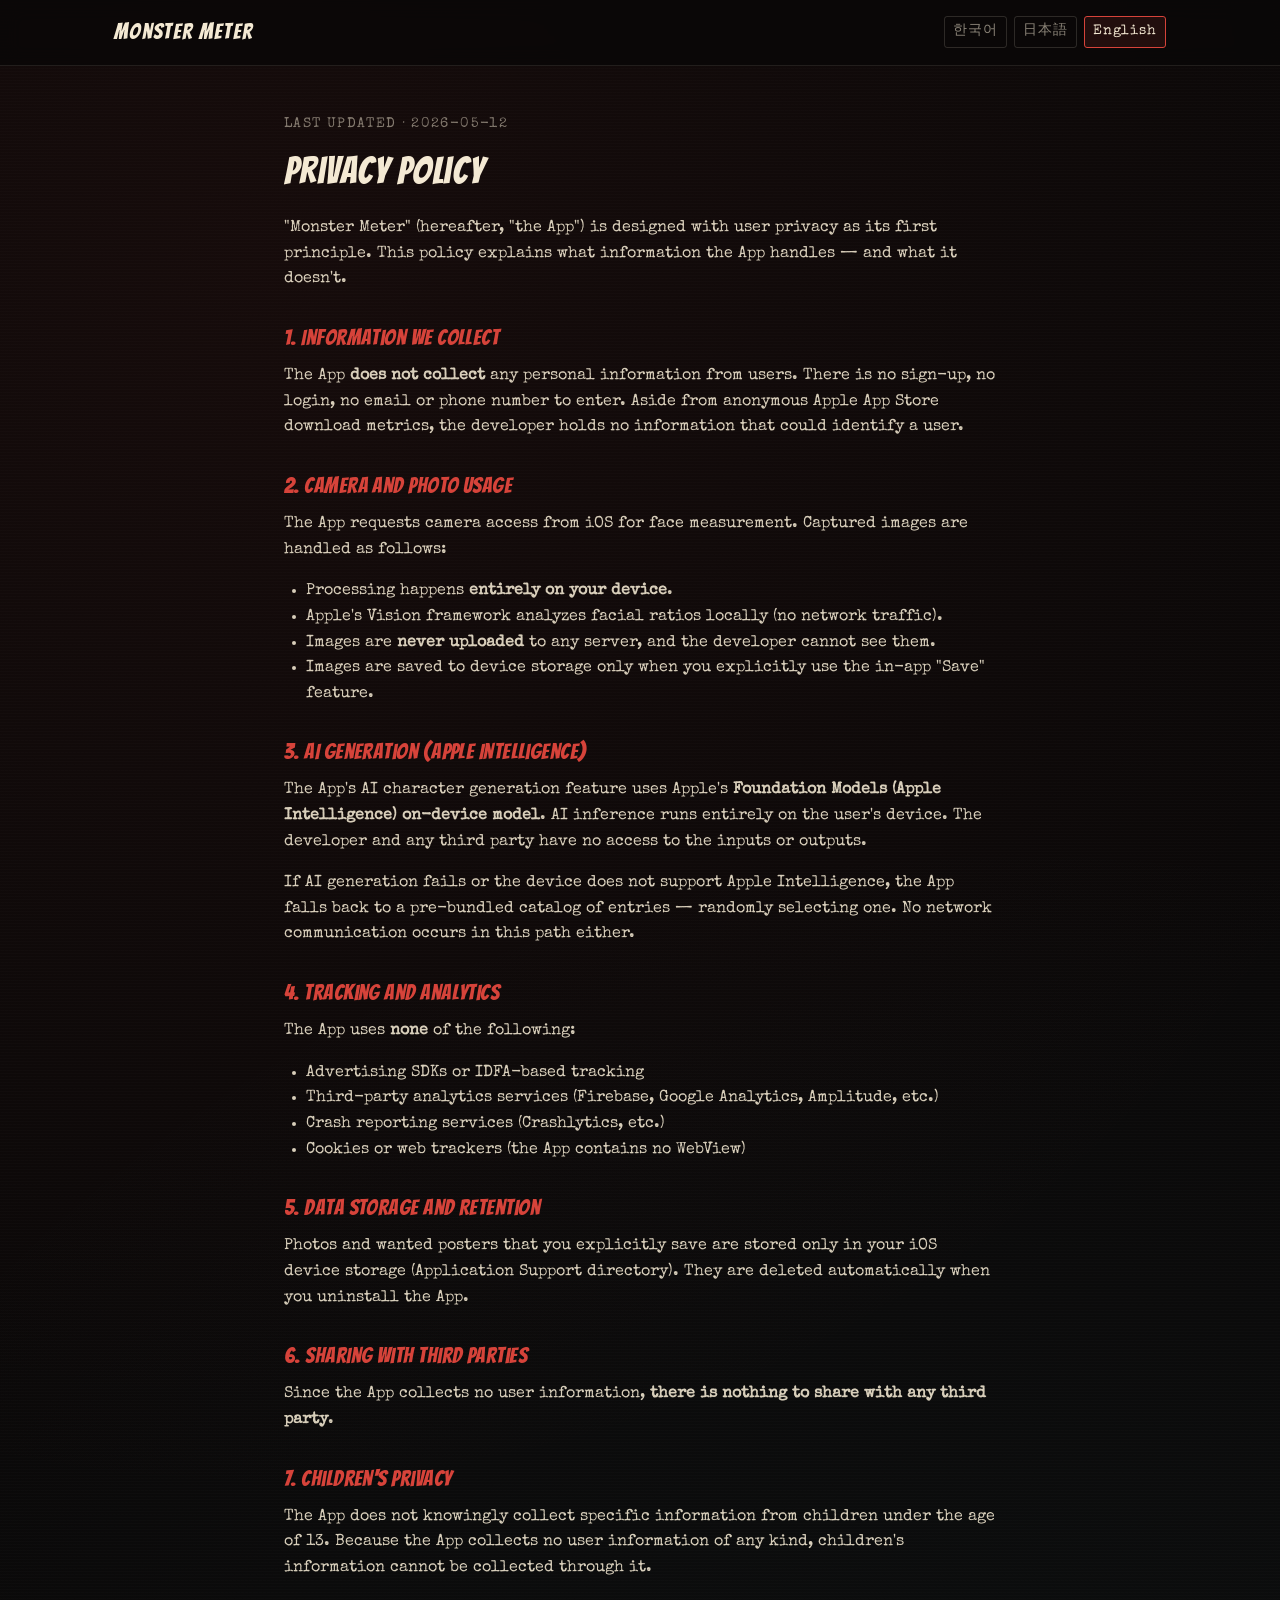
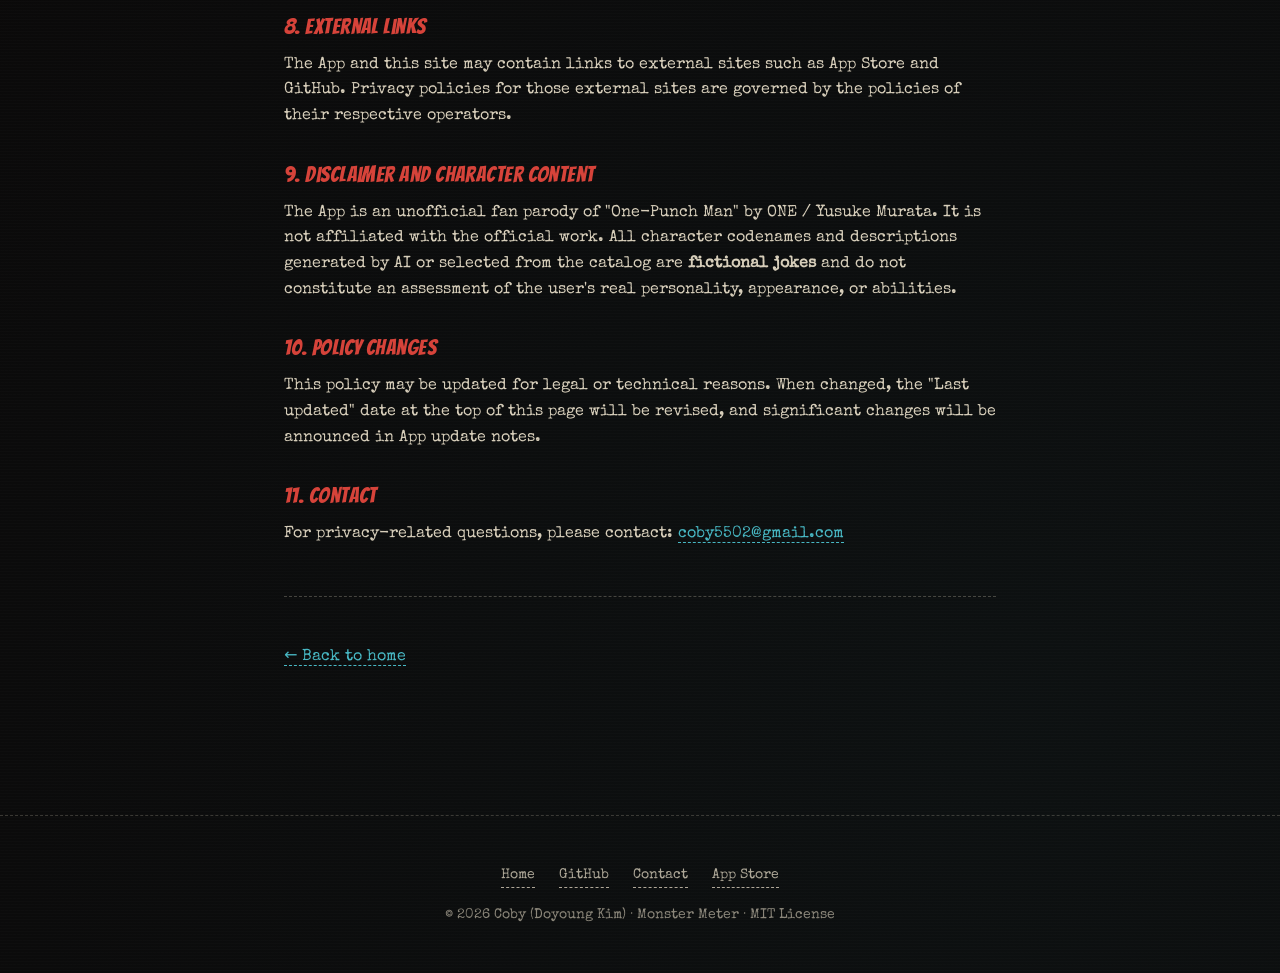
<file: docs/en/privacy.html>
<!doctype html>
<html lang="en">
<head>
<meta charset="utf-8" />
<title>Privacy Policy — Monster Meter</title>
<meta name="viewport" content="width=device-width, initial-scale=1" />
<meta name="description" content="Monster Meter Privacy Policy. All camera images and AI inference run entirely on-device. No information is ever sent to any external server." />
<link rel="alternate" hreflang="ja" href="https://cobyapp.github.io/FaceReader/ja/privacy.html" />
<link rel="alternate" hreflang="ko" href="https://cobyapp.github.io/FaceReader/ko/privacy.html" />
<link rel="alternate" hreflang="en" href="https://cobyapp.github.io/FaceReader/en/privacy.html" />
<link rel="preconnect" href="https://fonts.googleapis.com" />
<link rel="preconnect" href="https://fonts.gstatic.com" crossorigin />
<link href="https://fonts.googleapis.com/css2?family=Bangers&family=Special+Elite&display=swap" rel="stylesheet" />
<link rel="stylesheet" href="../assets/style.css" />
</head>
<body>

<nav class="nav">
  <div class="nav-inner">
    <a class="nav-brand" href="./">Monster Meter</a>
    <div class="lang-switch">
      <a href="../ko/privacy.html">한국어</a>
      <a href="../ja/privacy.html">日本語</a>
      <a class="active" href="privacy.html">English</a>
    </div>
  </div>
</nav>

<article class="legal">
  <p class="updated">Last updated · 2026-05-12</p>
  <h1>Privacy Policy</h1>
  <p>
    "Monster Meter" (hereafter, "the App") is designed with user privacy as its first principle.
    This policy explains what information the App handles — and what it doesn't.
  </p>

  <h2>1. Information We Collect</h2>
  <p>
    The App <strong>does not collect</strong> any personal information from users. There is no sign-up, no login, no email or phone number to enter.
    Aside from anonymous Apple App Store download metrics, the developer holds no information that could identify a user.
  </p>

  <h2>2. Camera and Photo Usage</h2>
  <p>
    The App requests camera access from iOS for face measurement. Captured images are handled as follows:
  </p>
  <ul>
    <li>Processing happens <strong>entirely on your device</strong>.</li>
    <li>Apple's Vision framework analyzes facial ratios locally (no network traffic).</li>
    <li>Images are <strong>never uploaded</strong> to any server, and the developer cannot see them.</li>
    <li>Images are saved to device storage only when you explicitly use the in-app "Save" feature.</li>
  </ul>

  <h2>3. AI Generation (Apple Intelligence)</h2>
  <p>
    The App's AI character generation feature uses Apple's <strong>Foundation Models (Apple Intelligence) on-device model</strong>.
    AI inference runs entirely on the user's device. The developer and any third party have no access to the inputs or outputs.
  </p>
  <p>
    If AI generation fails or the device does not support Apple Intelligence, the App falls back to a pre-bundled catalog of entries — randomly selecting one. No network communication occurs in this path either.
  </p>

  <h2>4. Tracking and Analytics</h2>
  <p>The App uses <strong>none</strong> of the following:</p>
  <ul>
    <li>Advertising SDKs or IDFA-based tracking</li>
    <li>Third-party analytics services (Firebase, Google Analytics, Amplitude, etc.)</li>
    <li>Crash reporting services (Crashlytics, etc.)</li>
    <li>Cookies or web trackers (the App contains no WebView)</li>
  </ul>

  <h2>5. Data Storage and Retention</h2>
  <p>
    Photos and wanted posters that you explicitly save are stored only in your iOS device storage (Application Support directory).
    They are deleted automatically when you uninstall the App.
  </p>

  <h2>6. Sharing With Third Parties</h2>
  <p>
    Since the App collects no user information, <strong>there is nothing to share with any third party</strong>.
  </p>

  <h2>7. Children's Privacy</h2>
  <p>
    The App does not knowingly collect specific information from children under the age of 13. Because the App collects no user information of any kind, children's information cannot be collected through it.
  </p>

  <h2>8. External Links</h2>
  <p>
    The App and this site may contain links to external sites such as App Store and GitHub. Privacy policies for those external sites are governed by the policies of their respective operators.
  </p>

  <h2>9. Disclaimer and Character Content</h2>
  <p>
    The App is an unofficial fan parody of "One-Punch Man" by ONE / Yusuke Murata. It is not affiliated with the official work.
    All character codenames and descriptions generated by AI or selected from the catalog are <strong>fictional jokes</strong> and do not constitute an assessment of the user's real personality, appearance, or abilities.
  </p>

  <h2>10. Policy Changes</h2>
  <p>
    This policy may be updated for legal or technical reasons. When changed, the "Last updated" date at the top of this page will be revised, and significant changes will be announced in App update notes.
  </p>

  <h2>11. Contact</h2>
  <p>
    For privacy-related questions, please contact: <a href="mailto:coby5502@gmail.com">coby5502@gmail.com</a>
  </p>

  <hr/>
  <p><a href="./">← Back to home</a></p>
</article>

<footer class="footer">
  <div class="footer-links">
    <a href="./">Home</a>
    <a href="https://github.com/CobyApp/FaceReader" target="_blank" rel="noopener">GitHub</a>
    <a href="mailto:coby5502@gmail.com">Contact</a>
    <a href="https://apps.apple.com/app/%EA%B4%B4%EC%9D%B8-%EC%B8%A1%EC%A0%95%EA%B8%B0/id1642236144" target="_blank" rel="noopener">App Store</a>
  </div>
  <p>© 2026 Coby (Doyoung Kim) · Monster Meter · MIT License</p>
</footer>

</body>
</html>
</file>
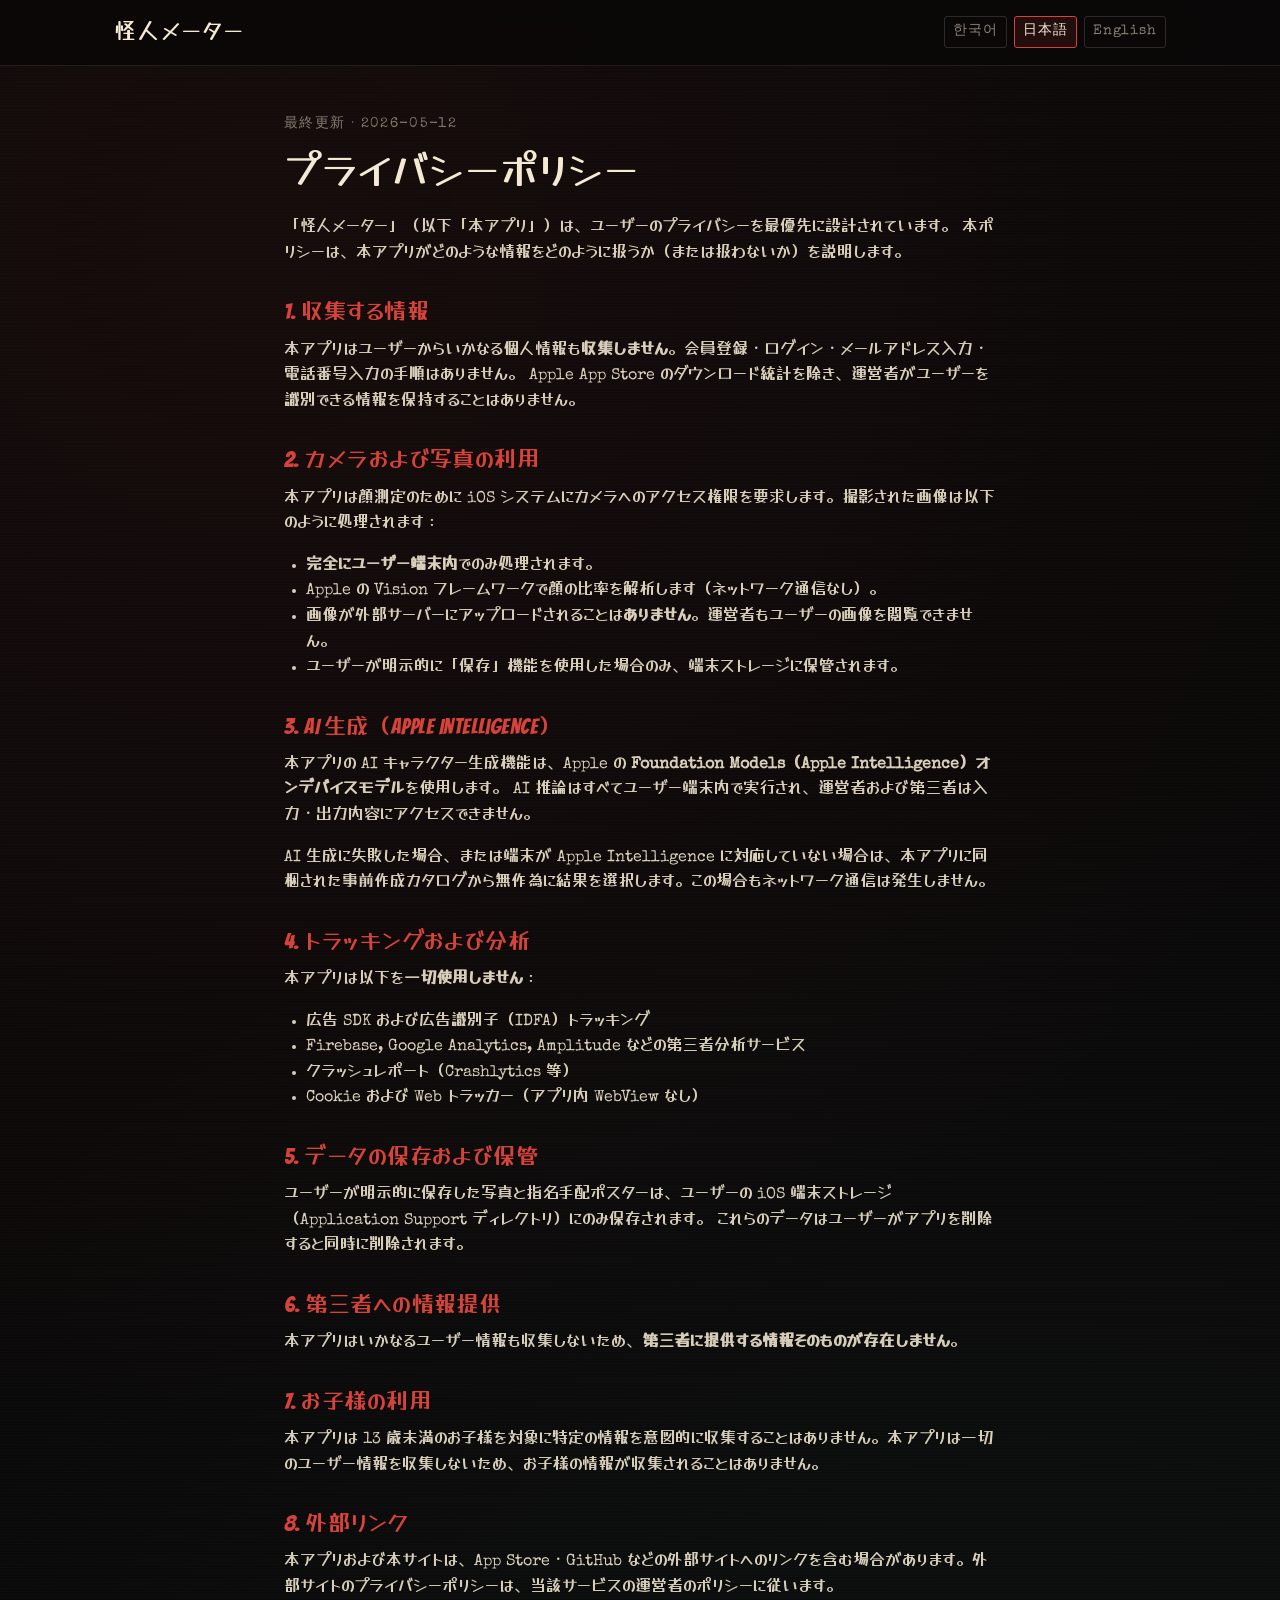
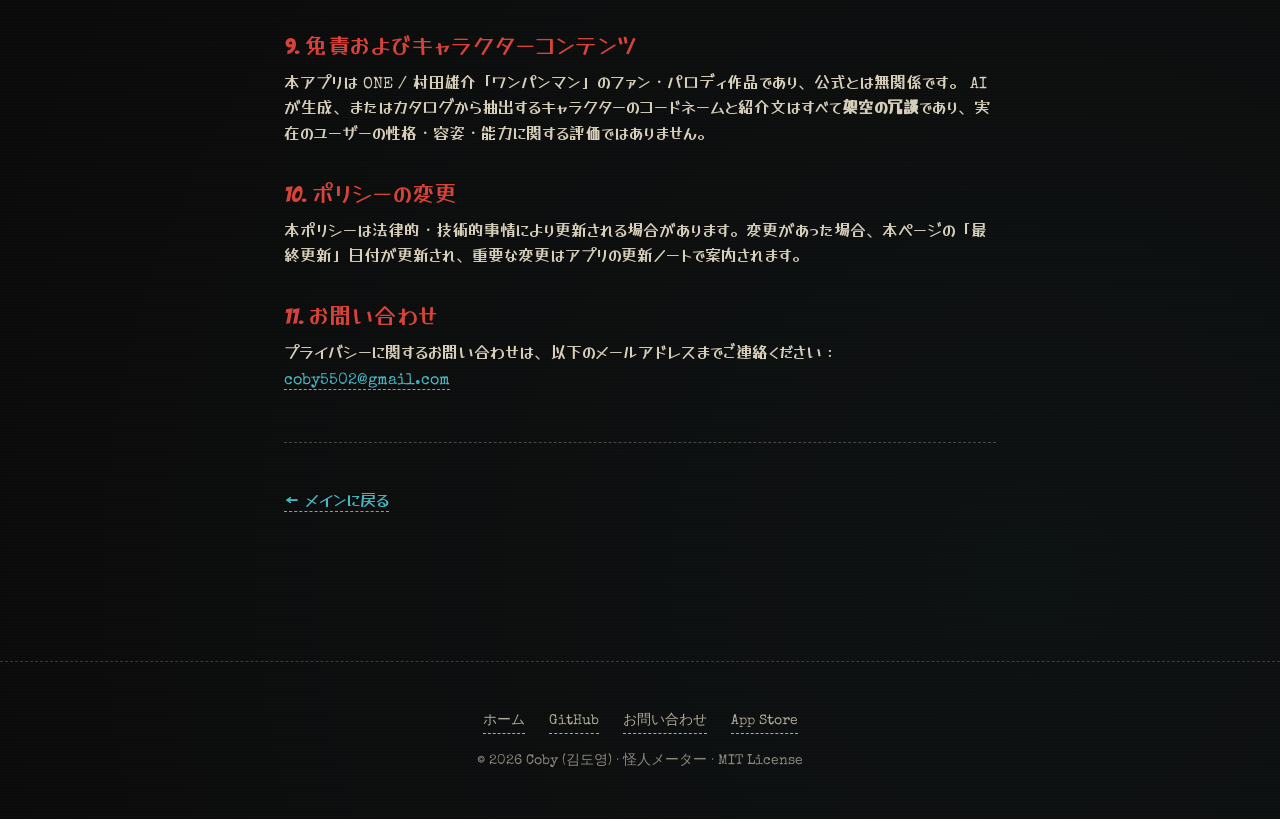
<file: docs/ja/privacy.html>
<!doctype html>
<html lang="ja">
<head>
<meta charset="utf-8" />
<title>プライバシーポリシー — 怪人メーター</title>
<meta name="viewport" content="width=device-width, initial-scale=1" />
<meta name="description" content="怪人メーターのプライバシーポリシー。カメラ画像とAI処理はすべて端末内で完結し、いかなる情報も外部サーバーに送信されません。" />
<link rel="alternate" hreflang="ja" href="https://cobyapp.github.io/FaceReader/ja/privacy.html" />
<link rel="alternate" hreflang="ko" href="https://cobyapp.github.io/FaceReader/ko/privacy.html" />
<link rel="alternate" hreflang="en" href="https://cobyapp.github.io/FaceReader/en/privacy.html" />
<link rel="preconnect" href="https://fonts.googleapis.com" />
<link rel="preconnect" href="https://fonts.gstatic.com" crossorigin />
<link href="https://fonts.googleapis.com/css2?family=Bangers&family=Special+Elite&family=Yusei+Magic&display=swap" rel="stylesheet" />
<link rel="stylesheet" href="../assets/style.css" />
</head>
<body>

<nav class="nav">
  <div class="nav-inner">
    <a class="nav-brand" href="./">怪人メーター</a>
    <div class="lang-switch">
      <a href="../ko/privacy.html">한국어</a>
      <a class="active" href="privacy.html">日本語</a>
      <a href="../en/privacy.html">English</a>
    </div>
  </div>
</nav>

<article class="legal">
  <p class="updated">最終更新 · 2026-05-12</p>
  <h1>プライバシーポリシー</h1>
  <p>
    「怪人メーター」（以下「本アプリ」）は、ユーザーのプライバシーを最優先に設計されています。
    本ポリシーは、本アプリがどのような情報をどのように扱うか（または扱わないか）を説明します。
  </p>

  <h2>1. 収集する情報</h2>
  <p>
    本アプリはユーザーからいかなる個人情報も<strong>収集しません</strong>。会員登録・ログイン・メールアドレス入力・電話番号入力の手順はありません。
    Apple App Store のダウンロード統計を除き、運営者がユーザーを識別できる情報を保持することはありません。
  </p>

  <h2>2. カメラおよび写真の利用</h2>
  <p>
    本アプリは顔測定のために iOS システムにカメラへのアクセス権限を要求します。撮影された画像は以下のように処理されます：
  </p>
  <ul>
    <li><strong>完全にユーザー端末内</strong>でのみ処理されます。</li>
    <li>Apple の Vision フレームワークで顔の比率を解析します（ネットワーク通信なし）。</li>
    <li>画像が外部サーバーにアップロードされることは<strong>ありません</strong>。運営者もユーザーの画像を閲覧できません。</li>
    <li>ユーザーが明示的に「保存」機能を使用した場合のみ、端末ストレージに保管されます。</li>
  </ul>

  <h2>3. AI 生成（Apple Intelligence）</h2>
  <p>
    本アプリの AI キャラクター生成機能は、Apple の <strong>Foundation Models（Apple Intelligence）オンデバイスモデル</strong>を使用します。
    AI 推論はすべてユーザー端末内で実行され、運営者および第三者は入力・出力内容にアクセスできません。
  </p>
  <p>
    AI 生成に失敗した場合、または端末が Apple Intelligence に対応していない場合は、本アプリに同梱された事前作成カタログから無作為に結果を選択します。この場合もネットワーク通信は発生しません。
  </p>

  <h2>4. トラッキングおよび分析</h2>
  <p>本アプリは以下を<strong>一切使用しません</strong>：</p>
  <ul>
    <li>広告 SDK および広告識別子（IDFA）トラッキング</li>
    <li>Firebase, Google Analytics, Amplitude などの第三者分析サービス</li>
    <li>クラッシュレポート（Crashlytics 等）</li>
    <li>Cookie および Web トラッカー（アプリ内 WebView なし）</li>
  </ul>

  <h2>5. データの保存および保管</h2>
  <p>
    ユーザーが明示的に保存した写真と指名手配ポスターは、ユーザーの iOS 端末ストレージ（Application Support ディレクトリ）にのみ保存されます。
    これらのデータはユーザーがアプリを削除すると同時に削除されます。
  </p>

  <h2>6. 第三者への情報提供</h2>
  <p>
    本アプリはいかなるユーザー情報も収集しないため、<strong>第三者に提供する情報そのものが存在しません</strong>。
  </p>

  <h2>7. お子様の利用</h2>
  <p>
    本アプリは 13 歳未満のお子様を対象に特定の情報を意図的に収集することはありません。本アプリは一切のユーザー情報を収集しないため、お子様の情報が収集されることはありません。
  </p>

  <h2>8. 外部リンク</h2>
  <p>
    本アプリおよび本サイトは、App Store・GitHub などの外部サイトへのリンクを含む場合があります。外部サイトのプライバシーポリシーは、当該サービスの運営者のポリシーに従います。
  </p>

  <h2>9. 免責およびキャラクターコンテンツ</h2>
  <p>
    本アプリは ONE / 村田雄介「ワンパンマン」のファン・パロディ作品であり、公式とは無関係です。
    AI が生成、またはカタログから抽出するキャラクターのコードネームと紹介文はすべて<strong>架空の冗談</strong>であり、実在のユーザーの性格・容姿・能力に関する評価ではありません。
  </p>

  <h2>10. ポリシーの変更</h2>
  <p>
    本ポリシーは法律的・技術的事情により更新される場合があります。変更があった場合、本ページの「最終更新」日付が更新され、重要な変更はアプリの更新ノートで案内されます。
  </p>

  <h2>11. お問い合わせ</h2>
  <p>
    プライバシーに関するお問い合わせは、以下のメールアドレスまでご連絡ください：<a href="mailto:coby5502@gmail.com">coby5502@gmail.com</a>
  </p>

  <hr/>
  <p><a href="./">← メインに戻る</a></p>
</article>

<footer class="footer">
  <div class="footer-links">
    <a href="./">ホーム</a>
    <a href="https://github.com/CobyApp/FaceReader" target="_blank" rel="noopener">GitHub</a>
    <a href="mailto:coby5502@gmail.com">お問い合わせ</a>
    <a href="https://apps.apple.com/app/%EA%B4%B4%EC%9D%B8-%EC%B8%A1%EC%A0%95%EA%B8%B0/id1642236144" target="_blank" rel="noopener">App Store</a>
  </div>
  <p>© 2026 Coby (김도영) · 怪人メーター · MIT License</p>
</footer>

</body>
</html>
</file>
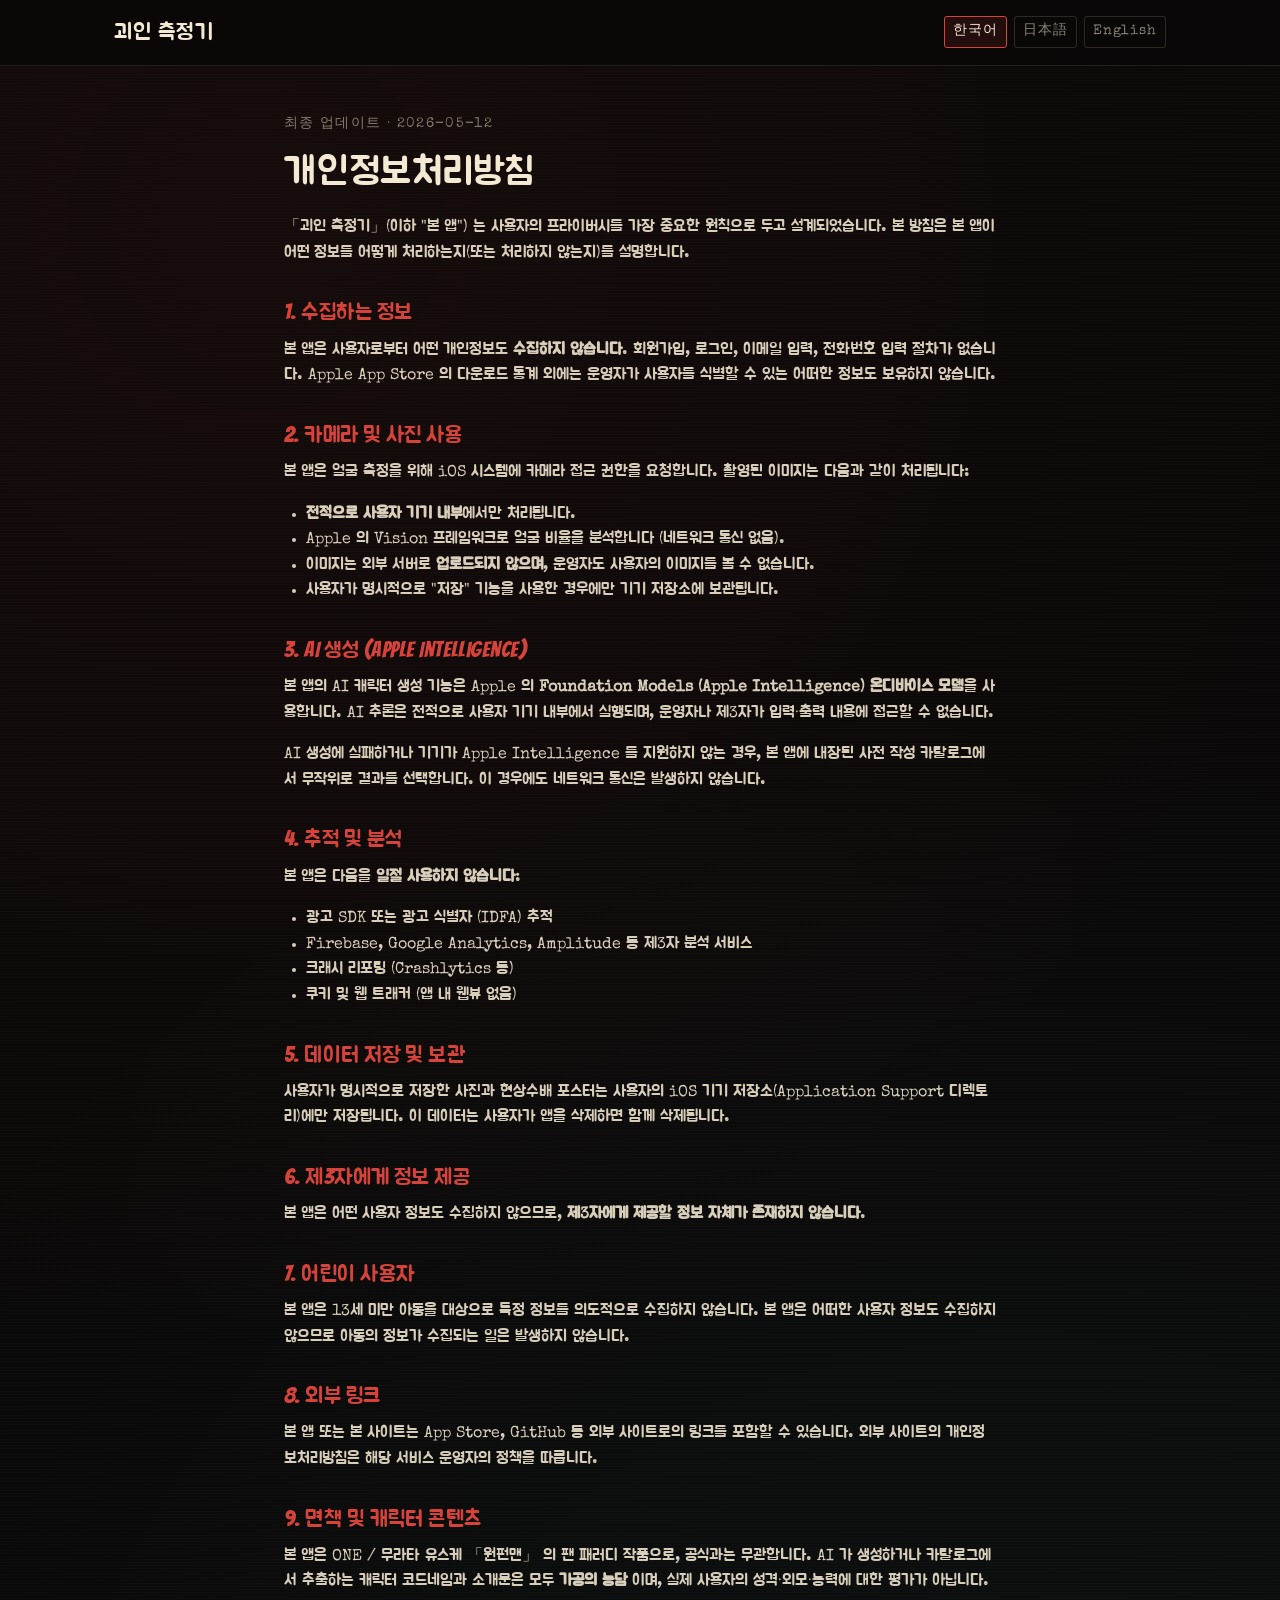
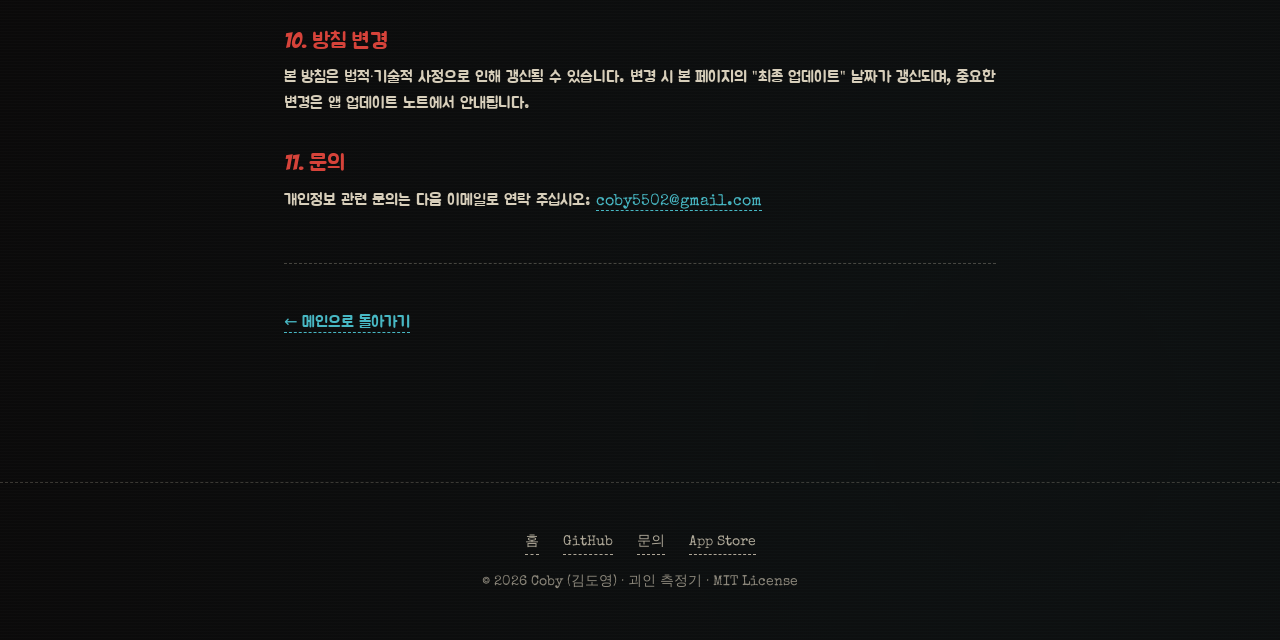
<file: docs/ko/privacy.html>
<!doctype html>
<html lang="ko">
<head>
<meta charset="utf-8" />
<title>개인정보처리방침 — 괴인 측정기</title>
<meta name="viewport" content="width=device-width, initial-scale=1" />
<meta name="description" content="괴인 측정기의 개인정보처리방침. 카메라 이미지와 AI 처리는 모두 기기 안에서만 이루어지며, 어떤 정보도 외부 서버로 전송되지 않습니다." />
<link rel="alternate" hreflang="ja" href="https://cobyapp.github.io/FaceReader/ja/privacy.html" />
<link rel="alternate" hreflang="ko" href="https://cobyapp.github.io/FaceReader/ko/privacy.html" />
<link rel="alternate" hreflang="en" href="https://cobyapp.github.io/FaceReader/en/privacy.html" />
<link rel="preconnect" href="https://fonts.googleapis.com" />
<link rel="preconnect" href="https://fonts.gstatic.com" crossorigin />
<link href="https://fonts.googleapis.com/css2?family=Bangers&family=Special+Elite&family=Jua&display=swap" rel="stylesheet" />
<link rel="stylesheet" href="../assets/style.css" />
</head>
<body>

<nav class="nav">
  <div class="nav-inner">
    <a class="nav-brand" href="./">괴인 측정기</a>
    <div class="lang-switch">
      <a class="active" href="privacy.html">한국어</a>
      <a href="../ja/privacy.html">日本語</a>
      <a href="../en/privacy.html">English</a>
    </div>
  </div>
</nav>

<article class="legal">
  <p class="updated">최종 업데이트 · 2026-05-12</p>
  <h1>개인정보처리방침</h1>
  <p>
    「괴인 측정기」(이하 "본 앱") 는 사용자의 프라이버시를 가장 중요한 원칙으로 두고 설계되었습니다.
    본 방침은 본 앱이 어떤 정보를 어떻게 처리하는지(또는 처리하지 않는지)를 설명합니다.
  </p>

  <h2>1. 수집하는 정보</h2>
  <p>
    본 앱은 사용자로부터 어떤 개인정보도 <strong>수집하지 않습니다</strong>. 회원가입, 로그인, 이메일 입력, 전화번호 입력 절차가 없습니다.
    Apple App Store 의 다운로드 통계 외에는 운영자가 사용자를 식별할 수 있는 어떠한 정보도 보유하지 않습니다.
  </p>

  <h2>2. 카메라 및 사진 사용</h2>
  <p>
    본 앱은 얼굴 측정을 위해 iOS 시스템에 카메라 접근 권한을 요청합니다. 촬영된 이미지는 다음과 같이 처리됩니다:
  </p>
  <ul>
    <li><strong>전적으로 사용자 기기 내부</strong>에서만 처리됩니다.</li>
    <li>Apple 의 Vision 프레임워크로 얼굴 비율을 분석합니다 (네트워크 통신 없음).</li>
    <li>이미지는 외부 서버로 <strong>업로드되지 않으며</strong>, 운영자도 사용자의 이미지를 볼 수 없습니다.</li>
    <li>사용자가 명시적으로 "저장" 기능을 사용한 경우에만 기기 저장소에 보관됩니다.</li>
  </ul>

  <h2>3. AI 생성 (Apple Intelligence)</h2>
  <p>
    본 앱의 AI 캐릭터 생성 기능은 Apple 의 <strong>Foundation Models (Apple Intelligence) 온디바이스 모델</strong>을 사용합니다.
    AI 추론은 전적으로 사용자 기기 내부에서 실행되며, 운영자나 제3자가 입력·출력 내용에 접근할 수 없습니다.
  </p>
  <p>
    AI 생성에 실패하거나 기기가 Apple Intelligence 를 지원하지 않는 경우, 본 앱에 내장된 사전 작성 카탈로그에서 무작위로 결과를 선택합니다. 이 경우에도 네트워크 통신은 발생하지 않습니다.
  </p>

  <h2>4. 추적 및 분석</h2>
  <p>본 앱은 다음을 <strong>일절 사용하지 않습니다</strong>:</p>
  <ul>
    <li>광고 SDK 또는 광고 식별자 (IDFA) 추적</li>
    <li>Firebase, Google Analytics, Amplitude 등 제3자 분석 서비스</li>
    <li>크래시 리포팅 (Crashlytics 등)</li>
    <li>쿠키 및 웹 트래커 (앱 내 웹뷰 없음)</li>
  </ul>

  <h2>5. 데이터 저장 및 보관</h2>
  <p>
    사용자가 명시적으로 저장한 사진과 현상수배 포스터는 사용자의 iOS 기기 저장소(Application Support 디렉토리)에만 저장됩니다.
    이 데이터는 사용자가 앱을 삭제하면 함께 삭제됩니다.
  </p>

  <h2>6. 제3자에게 정보 제공</h2>
  <p>
    본 앱은 어떤 사용자 정보도 수집하지 않으므로, <strong>제3자에게 제공할 정보 자체가 존재하지 않습니다</strong>.
  </p>

  <h2>7. 어린이 사용자</h2>
  <p>
    본 앱은 13세 미만 아동을 대상으로 특정 정보를 의도적으로 수집하지 않습니다. 본 앱은 어떠한 사용자 정보도 수집하지 않으므로 아동의 정보가 수집되는 일은 발생하지 않습니다.
  </p>

  <h2>8. 외부 링크</h2>
  <p>
    본 앱 또는 본 사이트는 App Store, GitHub 등 외부 사이트로의 링크를 포함할 수 있습니다. 외부 사이트의 개인정보처리방침은 해당 서비스 운영자의 정책을 따릅니다.
  </p>

  <h2>9. 면책 및 캐릭터 콘텐츠</h2>
  <p>
    본 앱은 ONE / 무라타 유스케 「원펀맨」 의 팬 패러디 작품으로, 공식과는 무관합니다.
    AI 가 생성하거나 카탈로그에서 추출하는 캐릭터 코드네임과 소개문은 모두 <strong>가공의 농담</strong> 이며, 실제 사용자의 성격·외모·능력에 대한 평가가 아닙니다.
  </p>

  <h2>10. 방침 변경</h2>
  <p>
    본 방침은 법적·기술적 사정으로 인해 갱신될 수 있습니다. 변경 시 본 페이지의 "최종 업데이트" 날짜가 갱신되며, 중요한 변경은 앱 업데이트 노트에서 안내됩니다.
  </p>

  <h2>11. 문의</h2>
  <p>
    개인정보 관련 문의는 다음 이메일로 연락 주십시오: <a href="mailto:coby5502@gmail.com">coby5502@gmail.com</a>
  </p>

  <hr/>
  <p><a href="./">← 메인으로 돌아가기</a></p>
</article>

<footer class="footer">
  <div class="footer-links">
    <a href="./">홈</a>
    <a href="https://github.com/CobyApp/FaceReader" target="_blank" rel="noopener">GitHub</a>
    <a href="mailto:coby5502@gmail.com">문의</a>
    <a href="https://apps.apple.com/app/%EA%B4%B4%EC%9D%B8-%EC%B8%A1%EC%A0%95%EA%B8%B0/id1642236144" target="_blank" rel="noopener">App Store</a>
  </div>
  <p>© 2026 Coby (김도영) · 괴인 측정기 · MIT License</p>
</footer>

</body>
</html>
</file>
<file: docs/assets/style.css>
/* FaceReader — VHS / Manga-bestiary aesthetic
   Palette mirrors the iOS app (AppTheme.swift) */

:root {
  --vhs-base: #0a0808;
  --vhs-surface: #1a1414;
  --vhs-ink: #f4e9d3;
  --vhs-red: #d6433a;
  --vhs-cyan: #48b8c4;
  --vhs-magenta: #c34d8a;
  --vhs-brown: #4b3e36;

  --font-display: "Bangers", "Permanent Marker", "Anton", "Yusei Magic", "Jua", system-ui, sans-serif;
  --font-body: "Special Elite", "Yusei Magic", "Jua", "Noto Sans KR", "Noto Sans JP", system-ui, sans-serif;
  --font-mono: "Special Elite", "Courier New", monospace;

  --max-w: 1100px;
}

* { box-sizing: border-box; }

html, body {
  margin: 0;
  padding: 0;
  background: var(--vhs-base);
  color: var(--vhs-ink);
  font-family: var(--font-body);
  line-height: 1.6;
  -webkit-font-smoothing: antialiased;
  scroll-behavior: smooth;
}

body {
  background:
    radial-gradient(circle at 20% 10%, rgba(214, 67, 58, 0.06), transparent 50%),
    radial-gradient(circle at 80% 90%, rgba(72, 184, 196, 0.05), transparent 60%),
    repeating-linear-gradient(
      0deg,
      transparent 0,
      transparent 2px,
      rgba(255, 255, 255, 0.012) 2px,
      rgba(255, 255, 255, 0.012) 3px
    ),
    var(--vhs-base);
  min-height: 100vh;
}

a {
  color: var(--vhs-cyan);
  text-decoration: none;
  border-bottom: 1px dashed currentColor;
  transition: color 0.15s, border-color 0.15s;
}
a:hover { color: var(--vhs-magenta); }

h1, h2, h3, h4 {
  font-family: var(--font-display);
  font-weight: 400;
  letter-spacing: 0.02em;
  margin: 0 0 0.6em;
  line-height: 1.15;
}

h1 { font-size: clamp(2.5rem, 6vw, 4.5rem); }
h2 { font-size: clamp(1.8rem, 4vw, 2.6rem); margin-top: 0.4em; }
h3 { font-size: 1.4rem; }

p { margin: 0 0 1em; }

code, pre {
  font-family: var(--font-mono);
  background: rgba(255, 255, 255, 0.06);
  padding: 0.1em 0.4em;
  border-radius: 3px;
}

hr {
  border: 0;
  border-top: 1px dashed rgba(244, 233, 211, 0.25);
  margin: 3rem 0;
}

/* ----- Nav ----- */
.nav {
  position: sticky;
  top: 0;
  z-index: 100;
  background: rgba(10, 8, 8, 0.85);
  backdrop-filter: blur(10px);
  -webkit-backdrop-filter: blur(10px);
  border-bottom: 1px solid rgba(244, 233, 211, 0.1);
}
.nav-inner {
  max-width: var(--max-w);
  margin: 0 auto;
  padding: 0.9rem 1.5rem;
  display: flex;
  align-items: center;
  justify-content: space-between;
  gap: 1rem;
}
.nav-brand {
  font-family: var(--font-display);
  font-size: 1.4rem;
  color: var(--vhs-ink);
  border: none;
  letter-spacing: 0.06em;
}
.nav-brand:hover { color: var(--vhs-red); }
.lang-switch {
  display: flex;
  gap: 0.4rem;
  font-family: var(--font-mono);
  font-size: 0.85rem;
}
.lang-switch a {
  color: rgba(244, 233, 211, 0.55);
  padding: 0.25rem 0.55rem;
  border: 1px solid rgba(244, 233, 211, 0.15);
  border-radius: 3px;
  letter-spacing: 0.05em;
}
.lang-switch a.active {
  color: var(--vhs-ink);
  border-color: var(--vhs-red);
  background: rgba(214, 67, 58, 0.12);
}
.lang-switch a:hover { color: var(--vhs-ink); border-color: var(--vhs-ink); }

/* ----- Hero ----- */
.hero {
  max-width: var(--max-w);
  margin: 0 auto;
  padding: 4rem 1.5rem 3rem;
  text-align: center;
}
.hero .tagline {
  font-family: var(--font-mono);
  color: var(--vhs-red);
  letter-spacing: 0.3em;
  text-transform: uppercase;
  font-size: 0.9rem;
  margin-bottom: 1rem;
}
.hero h1 {
  color: var(--vhs-ink);
  text-shadow:
    2px 2px 0 var(--vhs-red),
    4px 4px 0 var(--vhs-cyan);
}
.hero .lead {
  max-width: 640px;
  margin: 1.2rem auto 2rem;
  font-size: 1.1rem;
  color: rgba(244, 233, 211, 0.85);
}
.cta-row {
  display: flex;
  gap: 1rem;
  justify-content: center;
  flex-wrap: wrap;
  margin-top: 1.5rem;
}
.btn {
  display: inline-flex;
  align-items: center;
  gap: 0.5rem;
  padding: 0.9rem 1.6rem;
  font-family: var(--font-display);
  font-size: 1.05rem;
  letter-spacing: 0.06em;
  color: var(--vhs-ink);
  background: var(--vhs-red);
  border: 2px solid var(--vhs-ink);
  border-radius: 4px;
  text-decoration: none;
  box-shadow: 4px 4px 0 var(--vhs-ink);
  transition: transform 0.08s, box-shadow 0.08s;
}
.btn:hover { color: var(--vhs-ink); }
.btn:active {
  transform: translate(2px, 2px);
  box-shadow: 2px 2px 0 var(--vhs-ink);
}
.btn.secondary {
  background: transparent;
  color: var(--vhs-ink);
}

/* ----- App Store QR ----- */
.qr-block {
  display: inline-flex;
  align-items: center;
  gap: 0.9rem;
  margin: 1.6rem auto 0;
  padding: 0.7rem 1rem 0.7rem 0.7rem;
  background: var(--vhs-base);
  border: 3px solid var(--vhs-ink);
  border-radius: 6px;
  text-decoration: none;
  box-shadow: 4px 4px 0 var(--vhs-cyan), 8px 8px 0 var(--vhs-red);
  transition: transform 0.08s, box-shadow 0.08s;
}
.qr-block:hover {
  transform: translate(-1px, -1px);
  box-shadow: 5px 5px 0 var(--vhs-cyan), 10px 10px 0 var(--vhs-red);
}
.qr-block img.qr {
  display: block;
  width: 96px;
  height: 96px;
  background: #fff;
  padding: 6px;
  border-radius: 4px;
}
.qr-block .qr-caption {
  font-family: var(--font-mono);
  font-size: 0.85rem;
  letter-spacing: 0.08em;
  text-transform: uppercase;
  color: var(--vhs-ink);
  line-height: 1.3;
  text-align: left;
}

/* ----- Banner image ----- */
.banner {
  max-width: var(--max-w);
  margin: 0 auto 4rem;
  padding: 0 1.5rem;
}
.banner img {
  width: 100%;
  height: auto;
  border: 4px solid var(--vhs-ink);
  border-radius: 8px;
  box-shadow:
    -8px 8px 0 var(--vhs-red),
    -16px 16px 0 var(--vhs-cyan);
}

/* ----- Sections ----- */
section {
  max-width: var(--max-w);
  margin: 0 auto;
  padding: 3rem 1.5rem;
}
.section-title {
  display: inline-block;
  padding: 0.3rem 0.9rem;
  background: var(--vhs-ink);
  color: var(--vhs-base);
  font-family: var(--font-display);
  letter-spacing: 0.05em;
  transform: rotate(-2deg);
  margin-bottom: 1.6rem;
}

/* ----- Feature grid ----- */
.features {
  display: grid;
  grid-template-columns: repeat(auto-fit, minmax(260px, 1fr));
  gap: 1.5rem;
}
.feature {
  padding: 1.5rem;
  background: var(--vhs-surface);
  border: 1px solid rgba(244, 233, 211, 0.12);
  border-left: 4px solid var(--vhs-red);
  border-radius: 4px;
  transition: transform 0.15s, border-color 0.15s;
}
.feature:nth-child(2) { border-left-color: var(--vhs-cyan); }
.feature:nth-child(3) { border-left-color: var(--vhs-magenta); }
.feature:nth-child(4) { border-left-color: var(--vhs-red); }
.feature:nth-child(5) { border-left-color: var(--vhs-cyan); }
.feature:nth-child(6) { border-left-color: var(--vhs-magenta); }
.feature:hover { transform: translateY(-3px); }
.feature h3 {
  font-family: var(--font-display);
  color: var(--vhs-ink);
  margin-bottom: 0.6rem;
}
.feature p {
  margin: 0;
  color: rgba(244, 233, 211, 0.78);
  font-size: 0.95rem;
}
.feature-icon {
  font-size: 1.8rem;
  margin-bottom: 0.6rem;
  display: block;
}

/* ----- Tier list ----- */
.tiers {
  display: grid;
  grid-template-columns: repeat(auto-fit, minmax(160px, 1fr));
  gap: 0.8rem;
  margin-top: 1.5rem;
}
.tier {
  padding: 1rem;
  text-align: center;
  border: 2px solid var(--vhs-ink);
  border-radius: 4px;
  background: var(--vhs-surface);
}
.tier .name {
  font-family: var(--font-display);
  font-size: 1.6rem;
  display: block;
  margin-bottom: 0.3rem;
}
.tier .sub {
  font-family: var(--font-mono);
  font-size: 0.75rem;
  color: rgba(244, 233, 211, 0.55);
  letter-spacing: 0.1em;
  text-transform: uppercase;
}
.tier.t0 { border-color: rgba(244, 233, 211, 0.5); }
.tier.t1 { border-color: var(--vhs-cyan); }
.tier.t2 { border-color: var(--vhs-magenta); }
.tier.t3 { border-color: var(--vhs-red); }
.tier.t4 {
  border-color: var(--vhs-red);
  background: var(--vhs-red);
  color: var(--vhs-ink);
}
.tier.t4 .sub { color: rgba(244, 233, 211, 0.85); }

/* ----- Steps ----- */
.steps {
  display: grid;
  grid-template-columns: repeat(auto-fit, minmax(220px, 1fr));
  gap: 1.2rem;
}
.step {
  padding: 1.4rem;
  background: var(--vhs-surface);
  border-radius: 4px;
  position: relative;
}
.step .num {
  position: absolute;
  top: -14px;
  left: -8px;
  width: 36px;
  height: 36px;
  display: flex;
  align-items: center;
  justify-content: center;
  background: var(--vhs-cyan);
  color: var(--vhs-base);
  font-family: var(--font-display);
  font-size: 1.4rem;
  border-radius: 50%;
  transform: rotate(-8deg);
}
.step h3 { font-family: var(--font-body); font-weight: 700; font-size: 1.05rem; margin-bottom: 0.4rem; }
.step p { font-size: 0.92rem; color: rgba(244, 233, 211, 0.78); margin: 0; }

/* ----- Privacy summary ----- */
.privacy-summary {
  margin-top: 1.5rem;
  padding: 1.6rem;
  background: var(--vhs-surface);
  border: 1px dashed rgba(244, 233, 211, 0.3);
  border-radius: 4px;
}
.privacy-summary ul {
  list-style: none;
  padding: 0;
  margin: 0 0 1rem;
}
.privacy-summary li {
  padding: 0.4rem 0 0.4rem 1.6rem;
  position: relative;
}
.privacy-summary li::before {
  content: "✓";
  color: var(--vhs-cyan);
  font-weight: 900;
  position: absolute;
  left: 0;
}

/* ----- Footer ----- */
.footer {
  margin-top: 4rem;
  padding: 3rem 1.5rem 2rem;
  border-top: 1px dashed rgba(244, 233, 211, 0.2);
  text-align: center;
  color: rgba(244, 233, 211, 0.55);
  font-size: 0.9rem;
  font-family: var(--font-mono);
}
.footer-links {
  display: flex;
  gap: 1.5rem;
  justify-content: center;
  flex-wrap: wrap;
  margin-bottom: 1rem;
}
.footer-links a { color: rgba(244, 233, 211, 0.7); }

/* ----- Privacy page ----- */
.legal {
  max-width: 760px;
  margin: 0 auto;
  padding: 3rem 1.5rem 4rem;
}
.legal h1 { font-size: 2.4rem; }
.legal h2 { font-size: 1.4rem; margin-top: 2rem; color: var(--vhs-red); }
.legal h3 { font-size: 1.1rem; margin-top: 1.4rem; }
.legal p, .legal li { color: rgba(244, 233, 211, 0.88); }
.legal ul { padding-left: 1.4rem; }
.legal .updated {
  font-family: var(--font-mono);
  font-size: 0.85rem;
  color: rgba(244, 233, 211, 0.5);
  letter-spacing: 0.1em;
  text-transform: uppercase;
}

@media (max-width: 600px) {
  .hero { padding: 2.5rem 1rem 2rem; }
  .nav-inner { padding: 0.7rem 1rem; }
  .nav-brand { font-size: 1.1rem; }
  .lang-switch { font-size: 0.75rem; }
  .lang-switch a { padding: 0.2rem 0.4rem; }
  .qr-block img.qr { width: 84px; height: 84px; }
  .qr-block .qr-caption { font-size: 0.75rem; }
}
</file>
